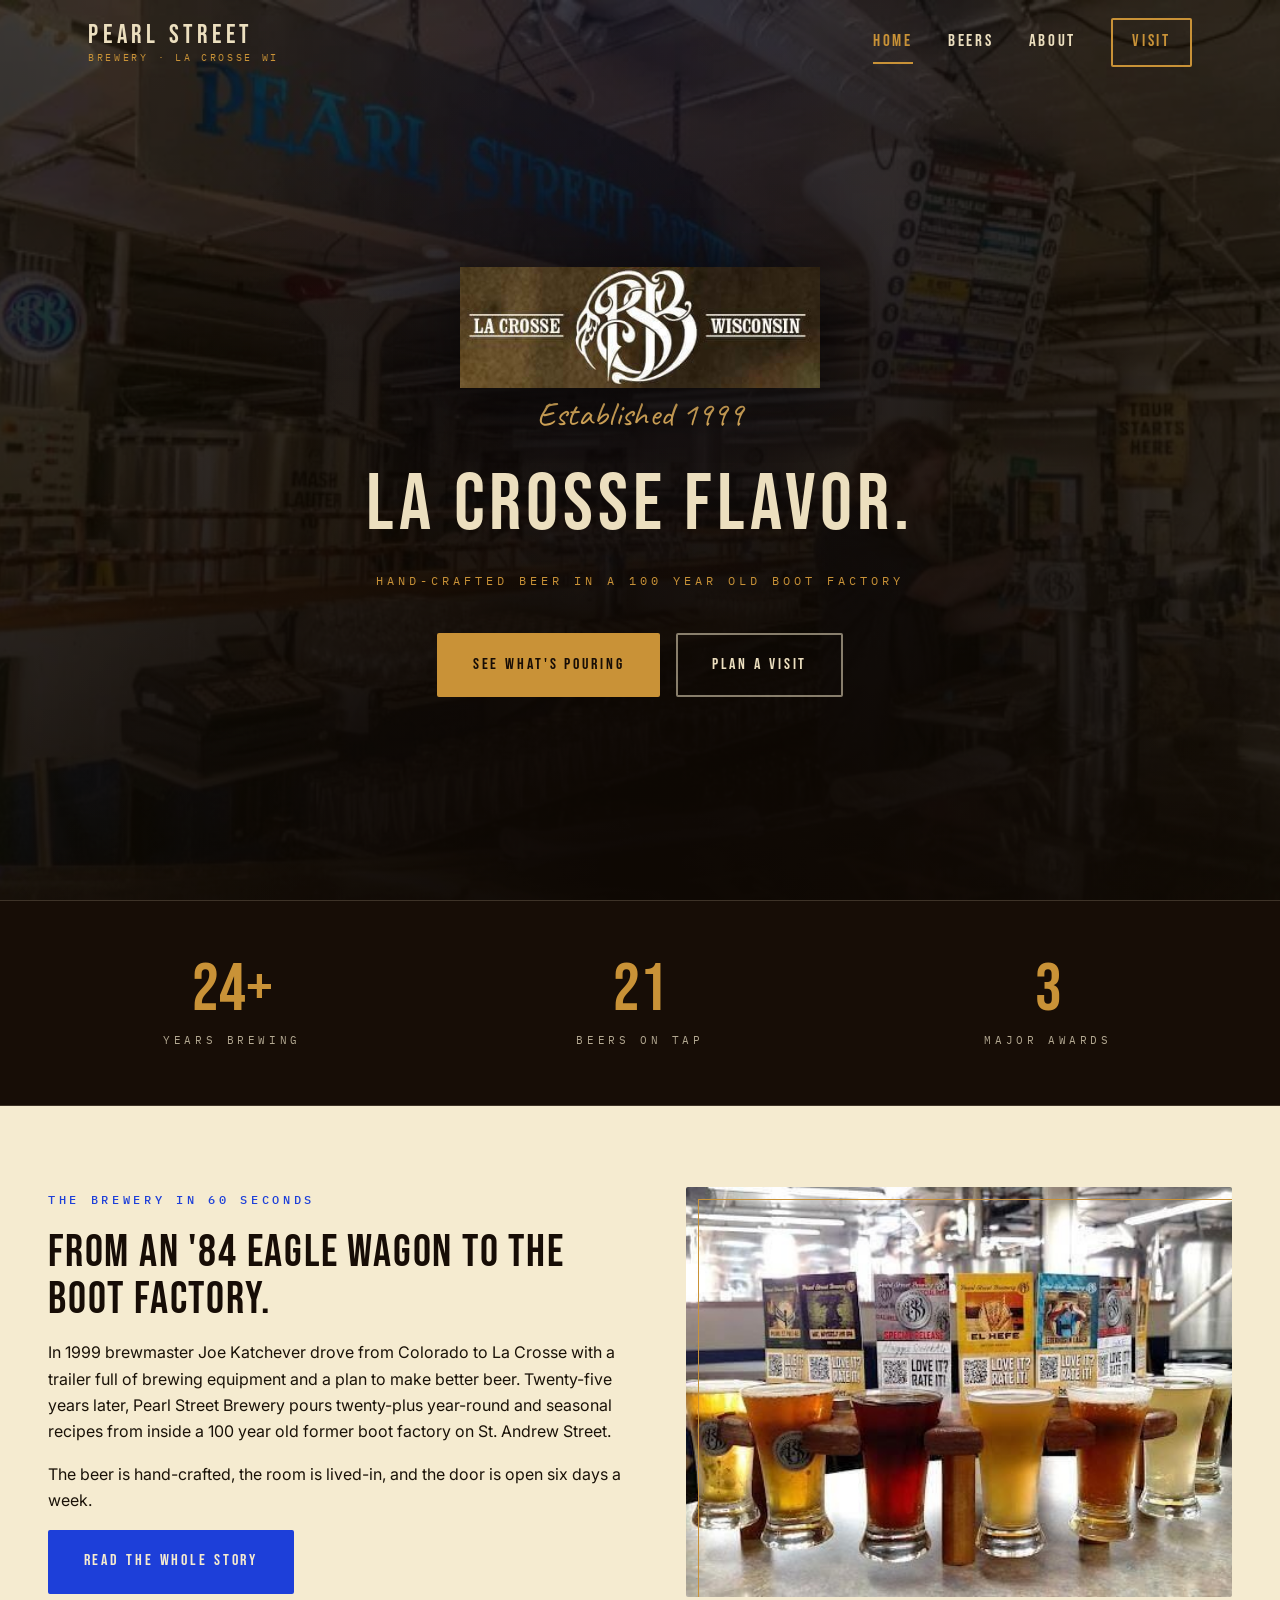
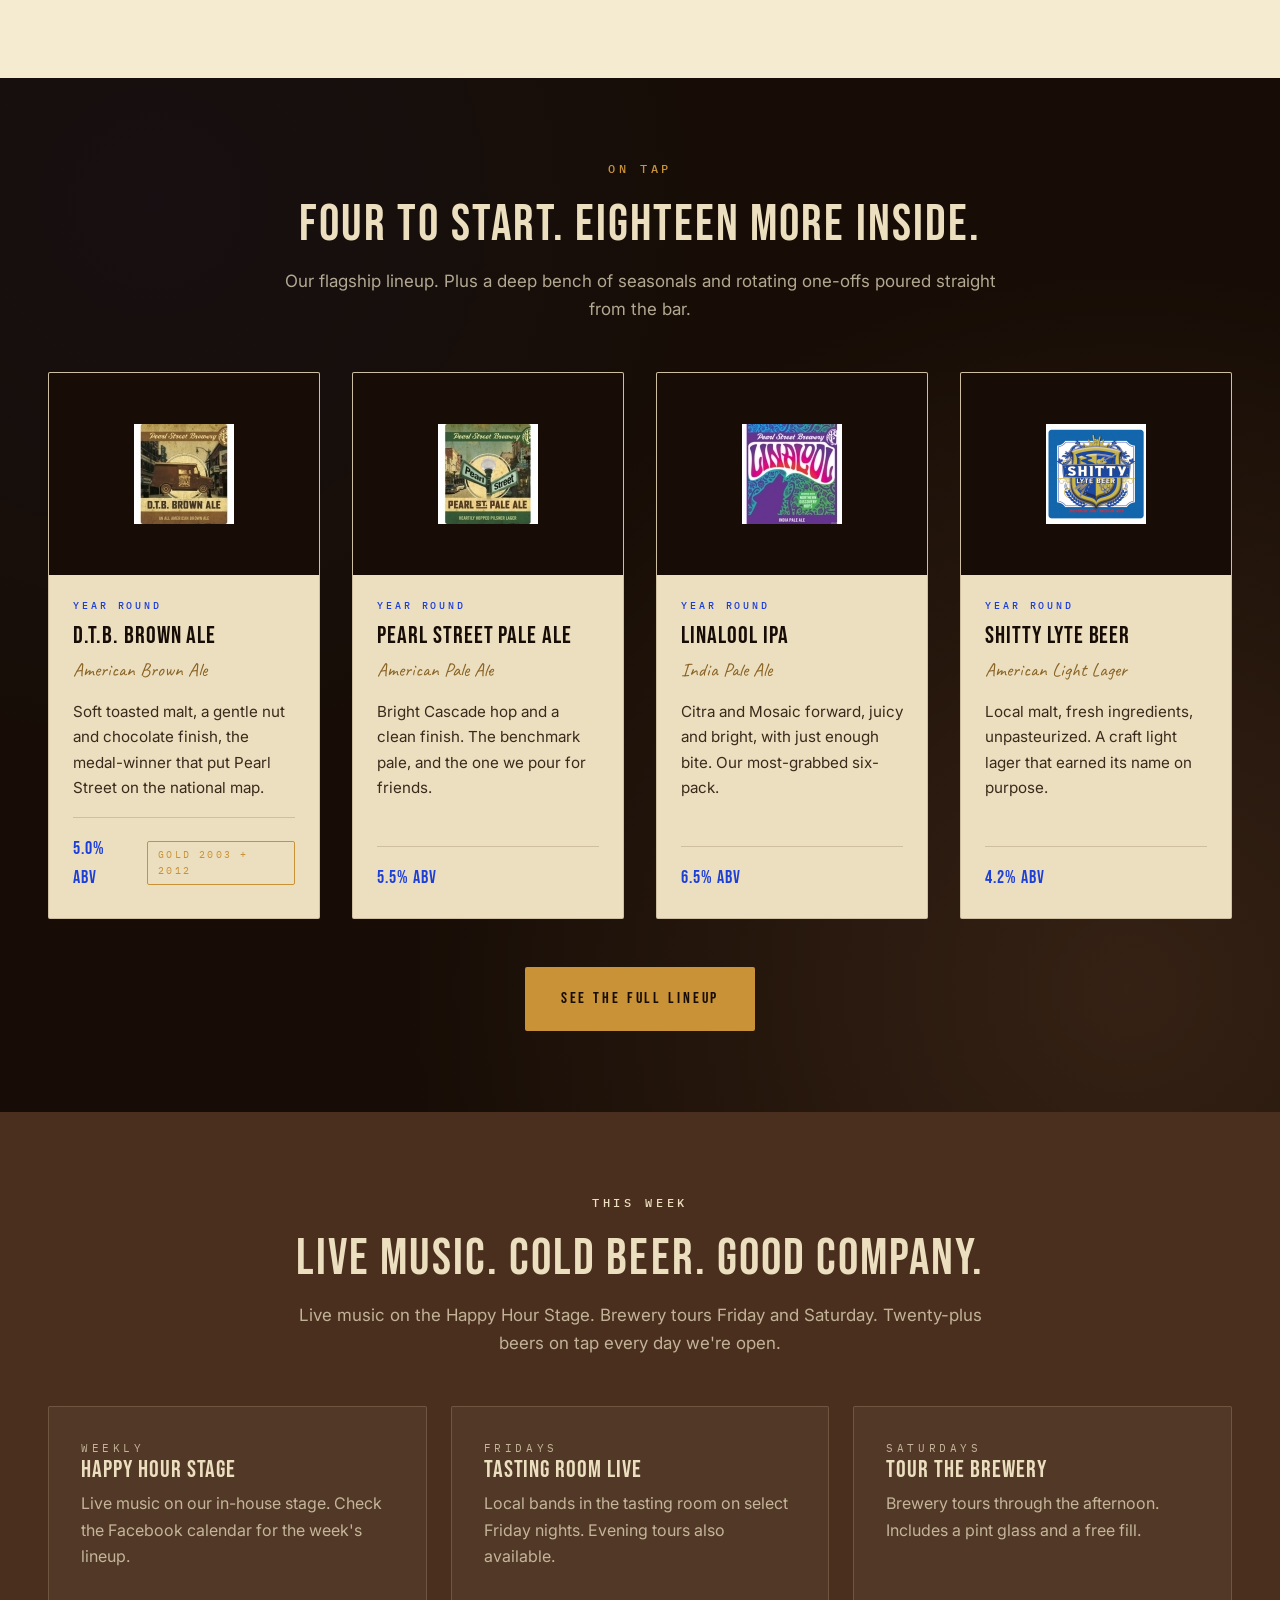
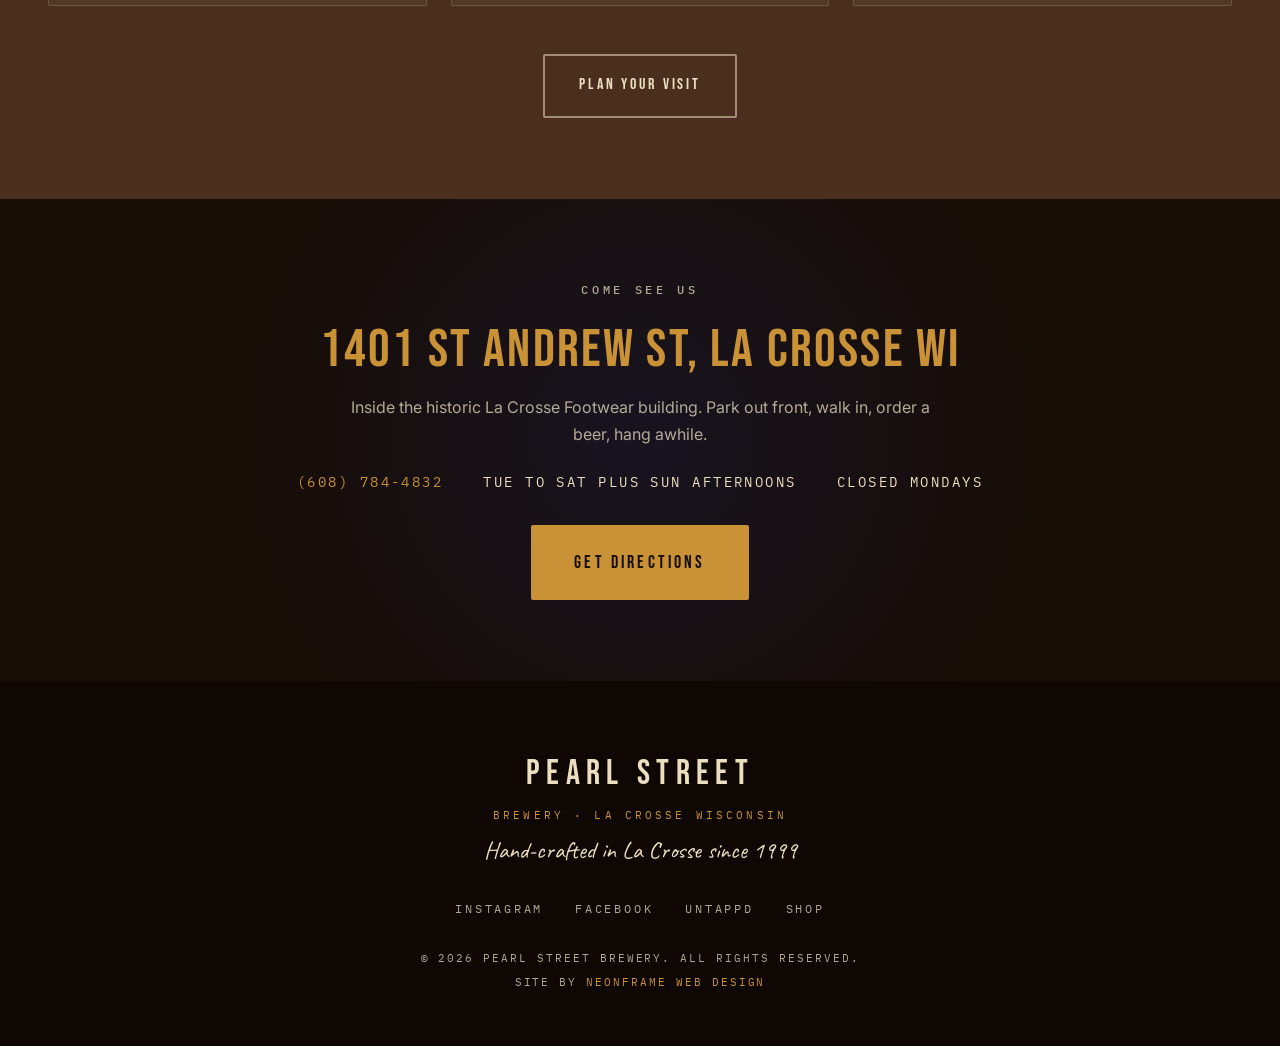
<file: index.html>
<!DOCTYPE html>
<html lang="en">
<head>
<meta charset="UTF-8">
<meta name="viewport" content="width=device-width, initial-scale=1.0">
<title>Pearl Street Brewery, La Crosse Wisconsin Since 1999</title>
<meta name="description" content="Pearl Street Brewery in La Crosse, Wisconsin. Twenty-plus hand-crafted beers on tap inside a 100 year old boot factory. Tasting room open six days a week.">
<link rel="icon" type="image/jpeg" href="images/logo.jpg">
<link rel="preload" as="image" href="images/exterior_boot_factory.webp" fetchpriority="high" type="image/webp">
<link rel="preconnect" href="https://fonts.googleapis.com">
<link rel="preconnect" href="https://fonts.gstatic.com" crossorigin>
<link rel="preload" href="https://fonts.googleapis.com/css2?family=Bebas+Neue&family=Inter:wght@400;500&family=Caveat&family=IBM+Plex+Mono:wght@400;500&display=swap" as="style">
<link rel="stylesheet" href="https://fonts.googleapis.com/css2?family=Bebas+Neue&family=Inter:wght@400;500&family=Caveat&family=IBM+Plex+Mono:wght@400;500&display=swap" media="print" onload="this.media='all'">
<noscript><link rel="stylesheet" href="https://fonts.googleapis.com/css2?family=Bebas+Neue&family=Inter:wght@400;500&family=Caveat&family=IBM+Plex+Mono:wght@400;500&display=swap"></noscript>
<link rel="stylesheet" href="style.css">
</head>
<body class="is-home">

<header class="nav" id="nav">
  <div class="nav__inner">
    <a href="index.html" class="nav__brand" aria-label="Pearl Street Brewery home">
      <span class="nav__wordmark">PEARL STREET</span>
      <span class="nav__tag">Brewery &middot; La Crosse WI</span>
    </a>
    <nav class="nav__links" id="navLinks">
      <a href="index.html" class="active">Home</a>
      <a href="beers.html">Beers</a>
      <a href="about.html">About</a>
      <a href="visit.html" class="nav__cta">Visit</a>
    </nav>
    <button class="nav__burger" id="navBurger" aria-label="Open menu" aria-expanded="false">
      <span></span><span></span><span></span>
    </button>
  </div>
</header>

<main>

<section class="hero" id="hero">
  <div class="hero__bg" style="background-image: url('images/exterior_boot_factory.webp')" aria-hidden="true"></div>
  <div class="hero__inner">
    <div class="hero__brand">
      <img width="419" height="141" src="images/logo.jpg" alt="Pearl Street Brewery logo, La Crosse Wisconsin" class="hero__logo">
      <p class="hero__est script">Established 1999</p>
    </div>
    <h1 class="hero__headline">La Crosse Flavor.</h1>
    <p class="hero__sub">Hand-crafted beer in a 100 year old boot factory</p>
    <div class="hero__cta">
      <a href="beers.html" class="btn btn--amber">See What's Pouring</a>
      <a href="visit.html" class="btn btn--ghost">Plan a Visit</a>
    </div>
  </div>
</section>

<section class="stats">
  <div class="stats__inner">
    <div>
      <div class="stat__num" data-count="25" data-suffix="+">0</div>
      <p class="stat__label">Years Brewing</p>
    </div>
    <div>
      <div class="stat__num" data-count="22" data-suffix="">0</div>
      <p class="stat__label">Beers on Tap</p>
    </div>
    <div>
      <div class="stat__num" data-count="3" data-suffix="">0</div>
      <p class="stat__label">Major Awards</p>
    </div>
  </div>
</section>

<section class="section section--cream rise" id="story-teaser">
  <div class="section__inner">
    <div class="story">
      <div class="story__copy">
        <p class="eyebrow">The Brewery in 60 Seconds</p>
        <h2>From an '84 Eagle Wagon to the boot factory.</h2>
        <p>In 1999 brewmaster Joe Katchever drove from Colorado to La Crosse with a trailer full of brewing equipment and a plan to make better beer. Twenty-five years later, Pearl Street Brewery pours twenty-plus year-round and seasonal recipes from inside a 100 year old former boot factory on St. Andrew Street.</p>
        <p>The beer is hand-crafted, the room is lived-in, and the door is open six days a week.</p>
        <a href="about.html" class="btn btn--cobalt">Read the Whole Story</a>
      </div>
      <div class="story__photo">
        <img width="489" height="343" src="images/interior_taproom_3.jpg" alt="Inside the Pearl Street Brewery taproom" loading="lazy">
      </div>
    </div>
  </div>
</section>

<section class="section section--leather rise" id="featured-beers">
  <div class="section__inner">
    <div class="section__head">
      <p class="eyebrow eyebrow--amber">On Tap</p>
      <h2>Four to start. Eighteen more inside.</h2>
      <p class="section__lede">Our flagship lineup. Plus a deep bench of seasonals and rotating one-offs poured straight from the bar.</p>
    </div>
    <div class="beer-flight">

      <article class="beer">
        <div class="beer__img"><img width="100" height="100" src="images/beer_dtb_brown_ale.jpeg" alt="D.T.B. Brown Ale label" loading="lazy"></div>
        <div class="beer__body">
          <p class="beer__cat">Year Round</p>
          <h3>D.T.B. Brown Ale</h3>
          <p class="beer__style">American Brown Ale</p>
          <p class="beer__notes">Soft toasted malt, a gentle nut and chocolate finish, the medal-winner that put Pearl Street on the national map.</p>
          <div class="beer__foot">
            <span class="beer__abv">5.0% ABV</span>
            <span class="beer__badge">Gold 2003 + 2012</span>
          </div>
        </div>
      </article>

      <article class="beer">
        <div class="beer__img"><img width="100" height="100" src="images/beer_pearl_street_pale.jpeg" alt="Pearl Street Pale Ale label" loading="lazy"></div>
        <div class="beer__body">
          <p class="beer__cat">Year Round</p>
          <h3>Pearl Street Pale Ale</h3>
          <p class="beer__style">American Pale Ale</p>
          <p class="beer__notes">Bright Cascade hop and a clean finish. The benchmark pale, and the one we pour for friends.</p>
          <div class="beer__foot">
            <span class="beer__abv">5.5% ABV</span>
          </div>
        </div>
      </article>

      <article class="beer">
        <div class="beer__img"><img width="100" height="100" src="images/beer_linalool_ipa.jpeg" alt="Linalool IPA label" loading="lazy"></div>
        <div class="beer__body">
          <p class="beer__cat">Year Round</p>
          <h3>Linalool IPA</h3>
          <p class="beer__style">India Pale Ale</p>
          <p class="beer__notes">Citra and Mosaic forward, juicy and bright, with just enough bite. Our most-grabbed six-pack.</p>
          <div class="beer__foot">
            <span class="beer__abv">6.5% ABV</span>
          </div>
        </div>
      </article>

      <article class="beer">
        <div class="beer__img"><img width="100" height="100" src="images/beer_shitty_lyte.jpeg" alt="Shitty Lyte Beer label" loading="lazy"></div>
        <div class="beer__body">
          <p class="beer__cat">Year Round</p>
          <h3>Shitty Lyte Beer</h3>
          <p class="beer__style">American Light Lager</p>
          <p class="beer__notes">Local malt, fresh ingredients, unpasteurized. A craft light lager that earned its name on purpose.</p>
          <div class="beer__foot">
            <span class="beer__abv">4.2% ABV</span>
          </div>
        </div>
      </article>

    </div>
    <div style="text-align:center; margin-top: 3rem;">
      <a href="beers.html" class="btn btn--amber">See the Full Lineup</a>
    </div>
  </div>
</section>

<section class="section section--mid rise" id="this-week">
  <div class="section__inner">
    <div class="section__head">
      <p class="eyebrow eyebrow--cream">This Week</p>
      <h2>Live music. Cold beer. Good company.</h2>
      <p class="section__lede">Live music on the Happy Hour Stage. Brewery tours Friday and Saturday. Twenty-plus beers on tap every day we're open.</p>
    </div>
    <div class="week">
      <div class="week__card">
        <p class="week__day">Weekly</p>
        <h3>Happy Hour Stage</h3>
        <p>Live music on our in-house stage. Check the Facebook calendar for the week's lineup.</p>
      </div>
      <div class="week__card">
        <p class="week__day">Fridays</p>
        <h3>Tasting Room Live</h3>
        <p>Local bands in the tasting room on select Friday nights. Evening tours also available.</p>
      </div>
      <div class="week__card">
        <p class="week__day">Saturdays</p>
        <h3>Tour the Brewery</h3>
        <p>Brewery tours through the afternoon. Includes a pint glass and a free fill.</p>
      </div>
    </div>
    <div style="text-align:center; margin-top: 3rem;">
      <a href="visit.html" class="btn btn--ghost">Plan Your Visit</a>
    </div>
  </div>
</section>

<section class="visit-band rise" id="visit-teaser">
  <p class="eyebrow eyebrow--amber">Come See Us</p>
  <h2>1401 St Andrew St, La Crosse WI</h2>
  <p>Inside the historic La Crosse Footwear building. Park out front, walk in, order a beer, hang awhile.</p>
  <div class="visit-band__meta">
    <span><a href="tel:6087844832">(608) 784-4832</a></span>
    <span>Tue to Sat plus Sun afternoons</span>
    <span>Closed Mondays</span>
  </div>
  <a href="visit.html" class="btn btn--amber btn--lg">Get Directions</a>
</section>

</main>

<footer class="foot">
  <div class="foot__inner">
    <span class="foot__brand">PEARL STREET</span>
    <p class="foot__sub">Brewery &middot; La Crosse Wisconsin</p>
    <p class="foot__tag">Hand-crafted in La Crosse since 1999</p>
    <div class="foot__social">
      <a href="https://www.instagram.com/pearlstreetbrew/" target="_blank" rel="noopener">Instagram</a>
      <a href="https://www.facebook.com/pages/Pearl-Street-Brewery/2075615409382117" target="_blank" rel="noopener">Facebook</a>
      <a href="https://untappd.com/pearlstreetbrewery" target="_blank" rel="noopener">Untappd</a>
      <a href="https://pearl-street-brewery.myshopify.com/" target="_blank" rel="noopener">Shop</a>
    </div>
    <p class="foot__copy">&copy; 2026 Pearl Street Brewery. All rights reserved.</p>
    <p class="foot__credit">Site by <a href="https://neonframewebdesign.com" target="_blank" rel="noopener">NeonFrame Web Design</a></p>
  </div>
</footer>

<script src="main.js"></script>
</body>
</html>
</file>
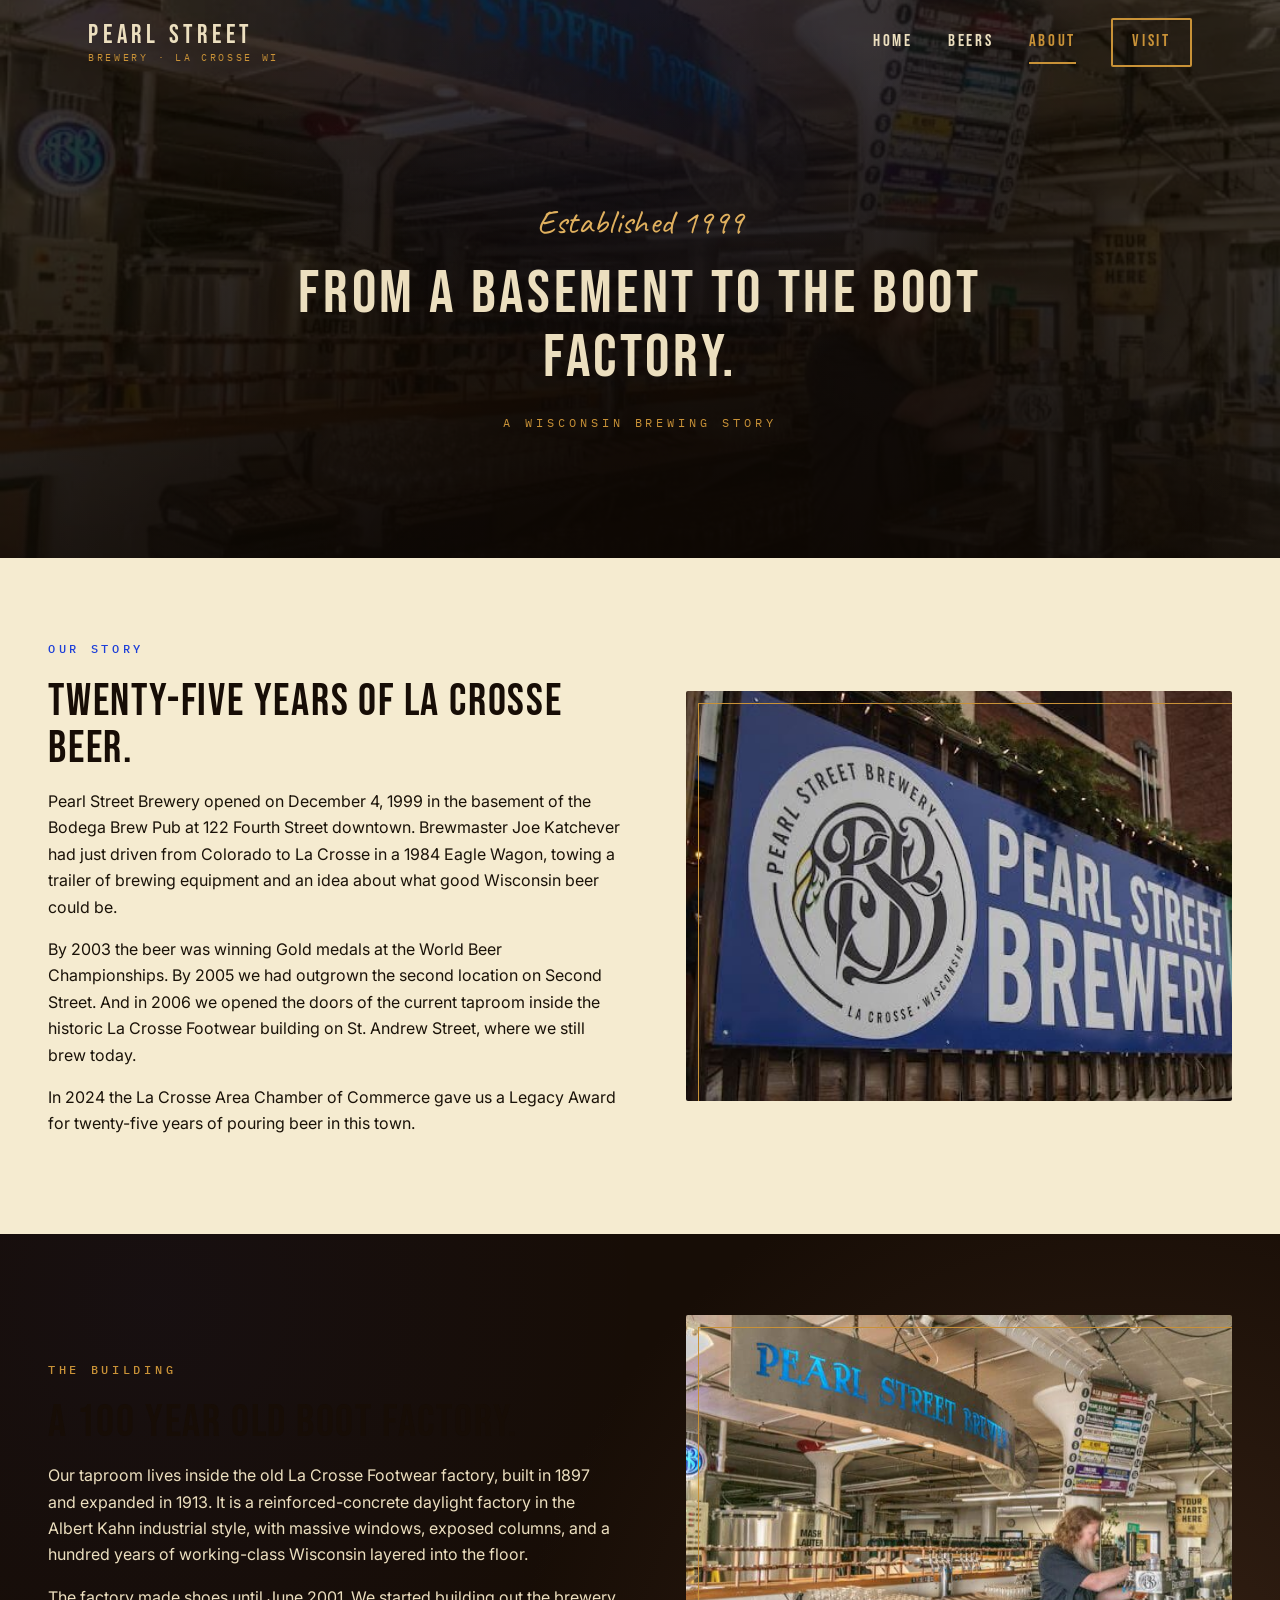
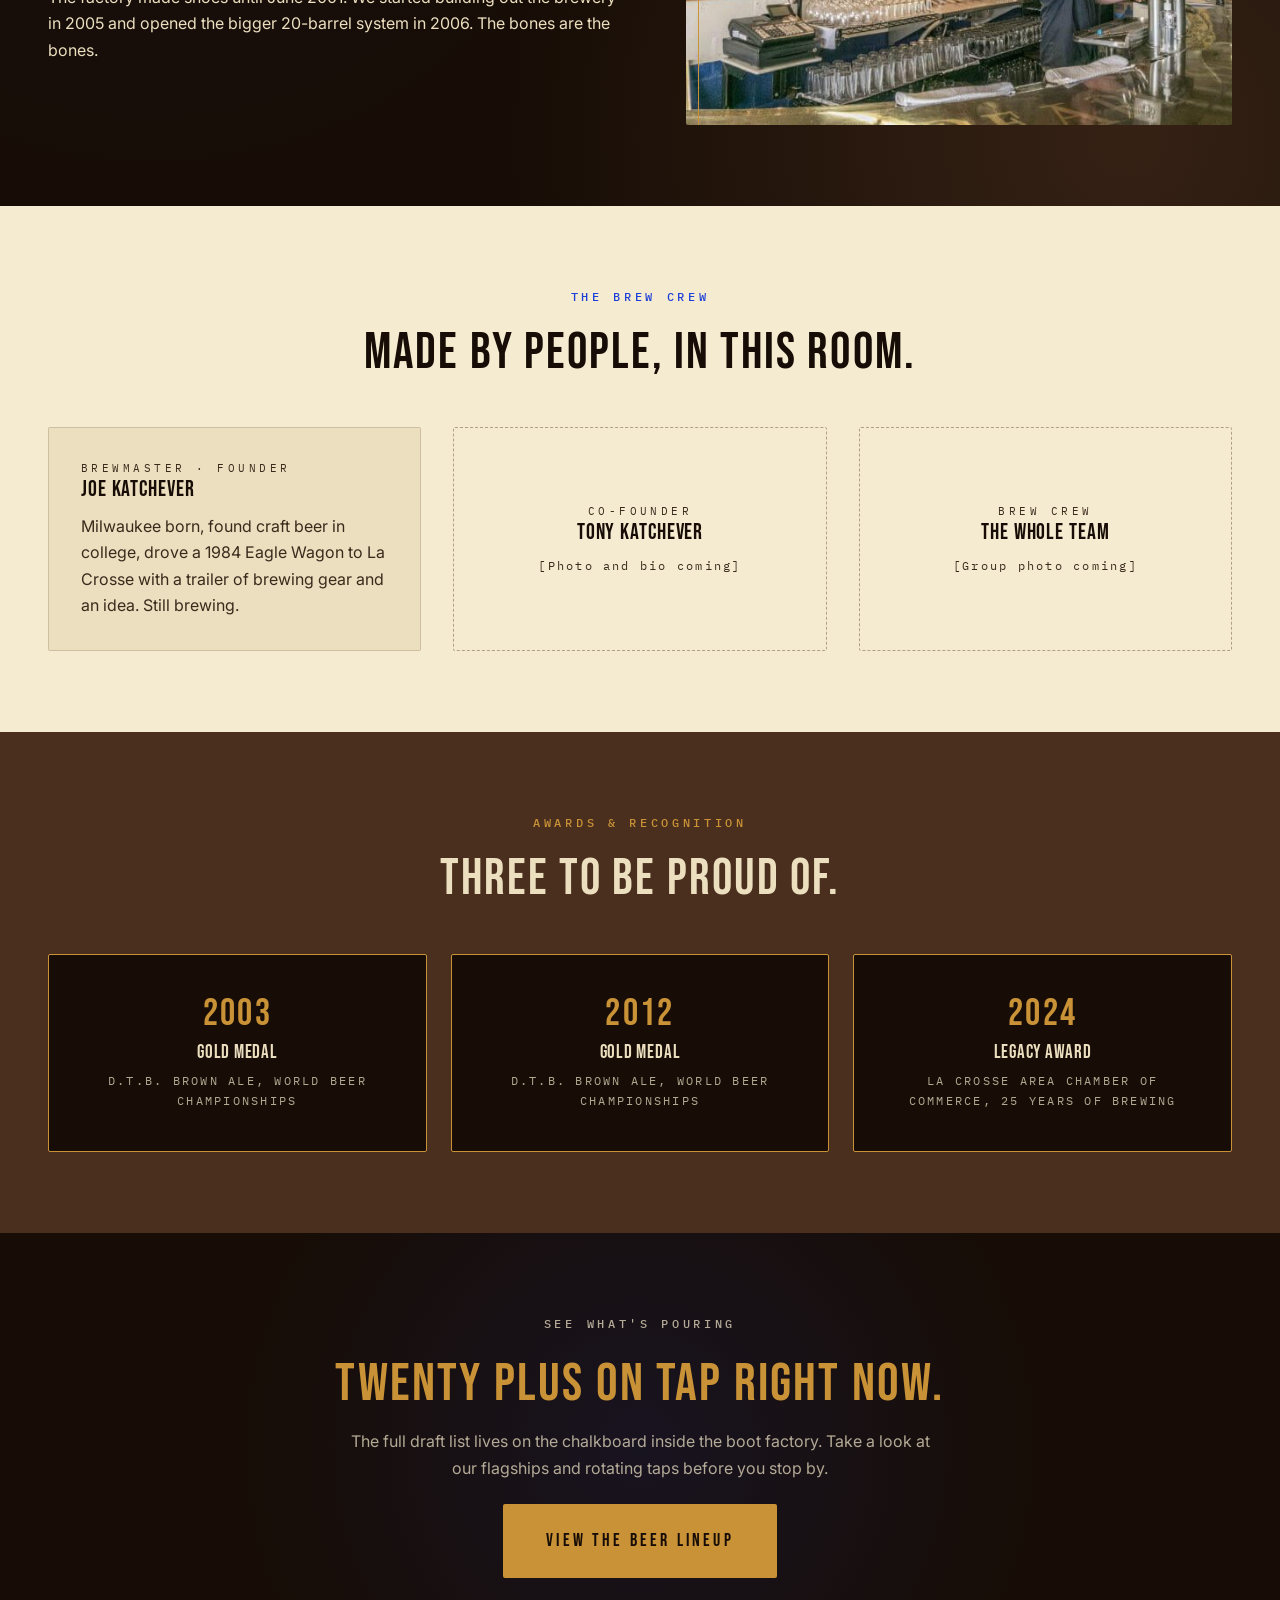
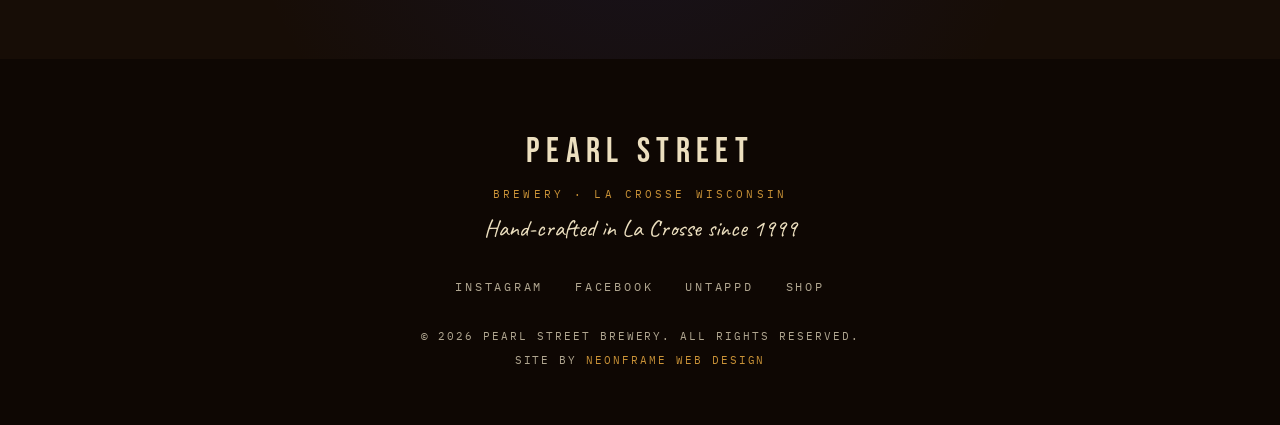
<file: about.html>
<!DOCTYPE html>
<html lang="en">
<head>
<meta charset="UTF-8">
<meta name="viewport" content="width=device-width, initial-scale=1.0">
<title>Our Story, Pearl Street Brewery, La Crosse WI</title>
<meta name="description" content="Pearl Street Brewery has been brewing in La Crosse, Wisconsin since 1999. Our story, the brew crew, and the 100 year old boot factory we call home.">
<link rel="icon" type="image/jpeg" href="images/logo.jpg">
<link rel="preload" as="image" href="images/exterior_boot_factory.webp" fetchpriority="high" type="image/webp">
<link rel="preconnect" href="https://fonts.googleapis.com">
<link rel="preconnect" href="https://fonts.gstatic.com" crossorigin>
<link rel="preload" href="https://fonts.googleapis.com/css2?family=Bebas+Neue&family=Inter:wght@400;500&family=Caveat&family=IBM+Plex+Mono:wght@400;500&display=swap" as="style">
<link rel="stylesheet" href="https://fonts.googleapis.com/css2?family=Bebas+Neue&family=Inter:wght@400;500&family=Caveat&family=IBM+Plex+Mono:wght@400;500&display=swap" media="print" onload="this.media='all'">
<noscript><link rel="stylesheet" href="https://fonts.googleapis.com/css2?family=Bebas+Neue&family=Inter:wght@400;500&family=Caveat&family=IBM+Plex+Mono:wght@400;500&display=swap"></noscript>
<link rel="stylesheet" href="style.css">
</head>
<body class="is-about">

<header class="nav" id="nav">
  <div class="nav__inner">
    <a href="index.html" class="nav__brand" aria-label="Pearl Street Brewery home">
      <span class="nav__wordmark">PEARL STREET</span>
      <span class="nav__tag">Brewery &middot; La Crosse WI</span>
    </a>
    <nav class="nav__links" id="navLinks">
      <a href="index.html">Home</a>
      <a href="beers.html">Beers</a>
      <a href="about.html" class="active">About</a>
      <a href="visit.html" class="nav__cta">Visit</a>
    </nav>
    <button class="nav__burger" id="navBurger" aria-label="Open menu" aria-expanded="false">
      <span></span><span></span><span></span>
    </button>
  </div>
</header>

<main>

<section class="hero hero--compact" id="hero">
  <div class="hero__bg" style="background-image: url('images/exterior_boot_factory.webp')" aria-hidden="true"></div>
  <div class="hero__inner">
    <p class="hero__est script">Established 1999</p>
    <h1 class="hero__headline">From a Basement to the Boot Factory.</h1>
    <p class="hero__sub">A Wisconsin brewing story</p>
  </div>
</section>

<section class="section section--cream rise" id="story">
  <div class="section__inner">
    <div class="story story--reverse">
      <div class="story__photo">
        <img width="473" height="439" src="images/interior_taproom_4.jpg" alt="Brewing equipment inside the Pearl Street Brewery taproom" loading="lazy">
      </div>
      <div class="story__copy">
        <p class="eyebrow">Our Story</p>
        <h2>Twenty-five years of La Crosse beer.</h2>
        <p>Pearl Street Brewery opened on December 4, 1999 in the basement of the Bodega Brew Pub at 122 Fourth Street downtown. Brewmaster Joe Katchever had just driven from Colorado to La Crosse in a 1984 Eagle Wagon, towing a trailer of brewing equipment and an idea about what good Wisconsin beer could be.</p>
        <p>By 2003 the beer was winning Gold medals at the World Beer Championships. By 2005 we had outgrown the second location on Second Street. And in 2006 we opened the doors of the current taproom inside the historic La Crosse Footwear building on St. Andrew Street, where we still brew today.</p>
        <p>In 2024 the La Crosse Area Chamber of Commerce gave us a Legacy Award for twenty-five years of pouring beer in this town.</p>
      </div>
    </div>
  </div>
</section>

<section class="section section--leather rise" id="building">
  <div class="section__inner">
    <div class="story">
      <div class="story__copy">
        <p class="eyebrow eyebrow--amber">The Building</p>
        <h2>A 100 year old boot factory.</h2>
        <p>Our taproom lives inside the old La Crosse Footwear factory, built in 1897 and expanded in 1913. It is a reinforced-concrete daylight factory in the Albert Kahn industrial style, with massive windows, exposed columns, and a hundred years of working-class Wisconsin layered into the floor.</p>
        <p>The factory made shoes until June 2001. We started building out the brewery in 2005 and opened the bigger 20-barrel system in 2006. The bones are the bones.</p>
      </div>
      <div class="story__photo">
        <img width="700" height="467" src="images/exterior_boot_factory.jpg" alt="Exterior of the La Crosse Footwear boot factory building, current home of Pearl Street Brewery" loading="lazy">
      </div>
    </div>
  </div>
</section>

<section class="section section--cream rise" id="crew">
  <div class="section__inner">
    <div class="section__head">
      <p class="eyebrow">The Brew Crew</p>
      <h2>Made by people, in this room.</h2>
    </div>
    <div class="crew">
      <div class="crew__card">
        <p class="crew__role">Brewmaster &middot; Founder</p>
        <h3>Joe Katchever</h3>
        <p>Milwaukee born, found craft beer in college, drove a 1984 Eagle Wagon to La Crosse with a trailer of brewing gear and an idea. Still brewing.</p>
      </div>
      <div class="crew__card is-placeholder">
        <p class="crew__role">Co-Founder</p>
        <h3>Tony Katchever</h3>
        <p class="tbd">[Photo and bio coming]</p>
      </div>
      <div class="crew__card is-placeholder">
        <p class="crew__role">Brew Crew</p>
        <h3>The Whole Team</h3>
        <p class="tbd">[Group photo coming]</p>
      </div>
    </div>
  </div>
</section>

<section class="section section--mid rise" id="awards">
  <div class="section__inner">
    <div class="section__head">
      <p class="eyebrow eyebrow--amber">Awards &amp; Recognition</p>
      <h2>Three to be proud of.</h2>
    </div>
    <div class="awards">
      <div class="award">
        <div class="award__year">2003</div>
        <h3>Gold Medal</h3>
        <p>D.T.B. Brown Ale, World Beer Championships</p>
      </div>
      <div class="award">
        <div class="award__year">2012</div>
        <h3>Gold Medal</h3>
        <p>D.T.B. Brown Ale, World Beer Championships</p>
      </div>
      <div class="award">
        <div class="award__year">2024</div>
        <h3>Legacy Award</h3>
        <p>La Crosse Area Chamber of Commerce, 25 years of brewing</p>
      </div>
    </div>
  </div>
</section>

<section class="visit-band rise" id="see-the-beer">
  <p class="eyebrow eyebrow--amber">See What's Pouring</p>
  <h2>Twenty plus on tap right now.</h2>
  <p>The full draft list lives on the chalkboard inside the boot factory. Take a look at our flagships and rotating taps before you stop by.</p>
  <a href="beers.html" class="btn btn--amber btn--lg">View the Beer Lineup</a>
</section>

</main>

<footer class="foot">
  <div class="foot__inner">
    <span class="foot__brand">PEARL STREET</span>
    <p class="foot__sub">Brewery &middot; La Crosse Wisconsin</p>
    <p class="foot__tag">Hand-crafted in La Crosse since 1999</p>
    <div class="foot__social">
      <a href="https://www.instagram.com/pearlstreetbrew/" target="_blank" rel="noopener">Instagram</a>
      <a href="https://www.facebook.com/pages/Pearl-Street-Brewery/2075615409382117" target="_blank" rel="noopener">Facebook</a>
      <a href="https://untappd.com/pearlstreetbrewery" target="_blank" rel="noopener">Untappd</a>
      <a href="https://pearl-street-brewery.myshopify.com/" target="_blank" rel="noopener">Shop</a>
    </div>
    <p class="foot__copy">&copy; 2026 Pearl Street Brewery. All rights reserved.</p>
    <p class="foot__credit">Site by <a href="https://neonframewebdesign.com" target="_blank" rel="noopener">NeonFrame Web Design</a></p>
  </div>
</footer>

<script src="main.js"></script>
</body>
</html>
</file>
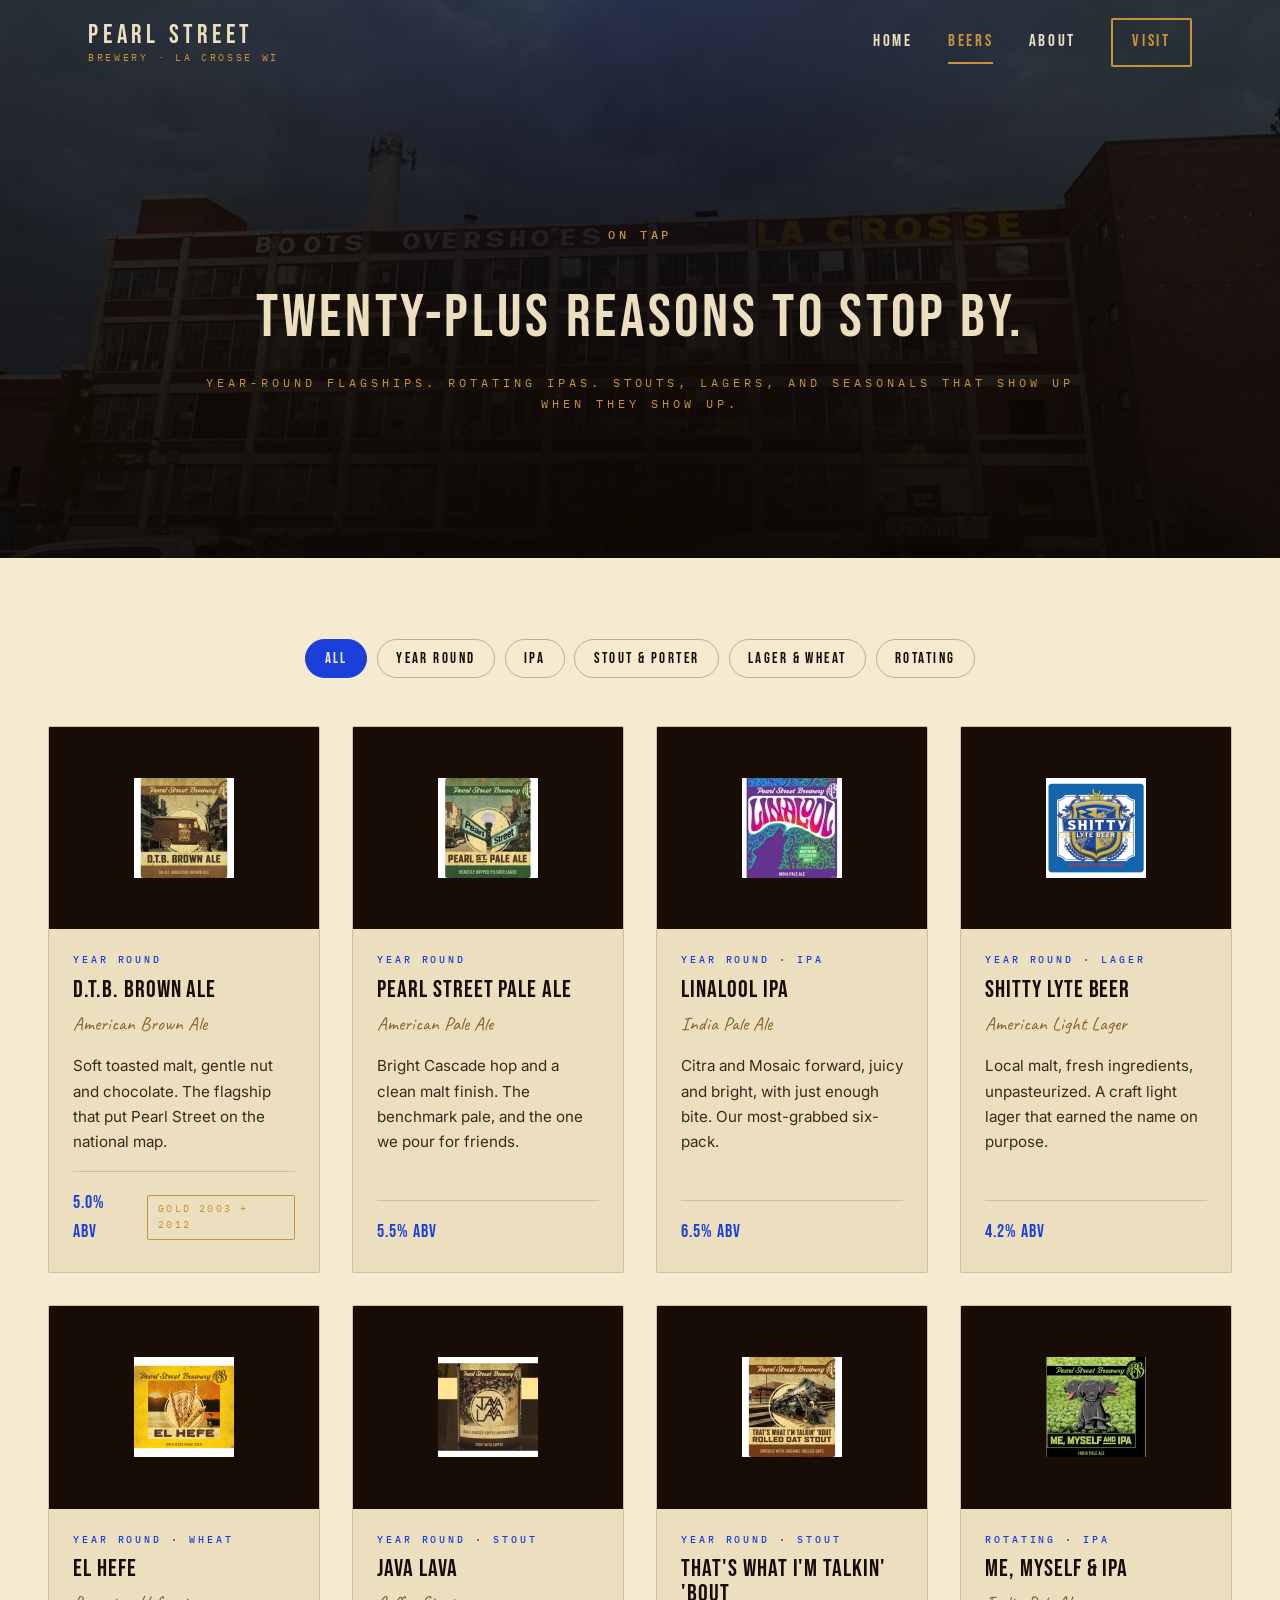
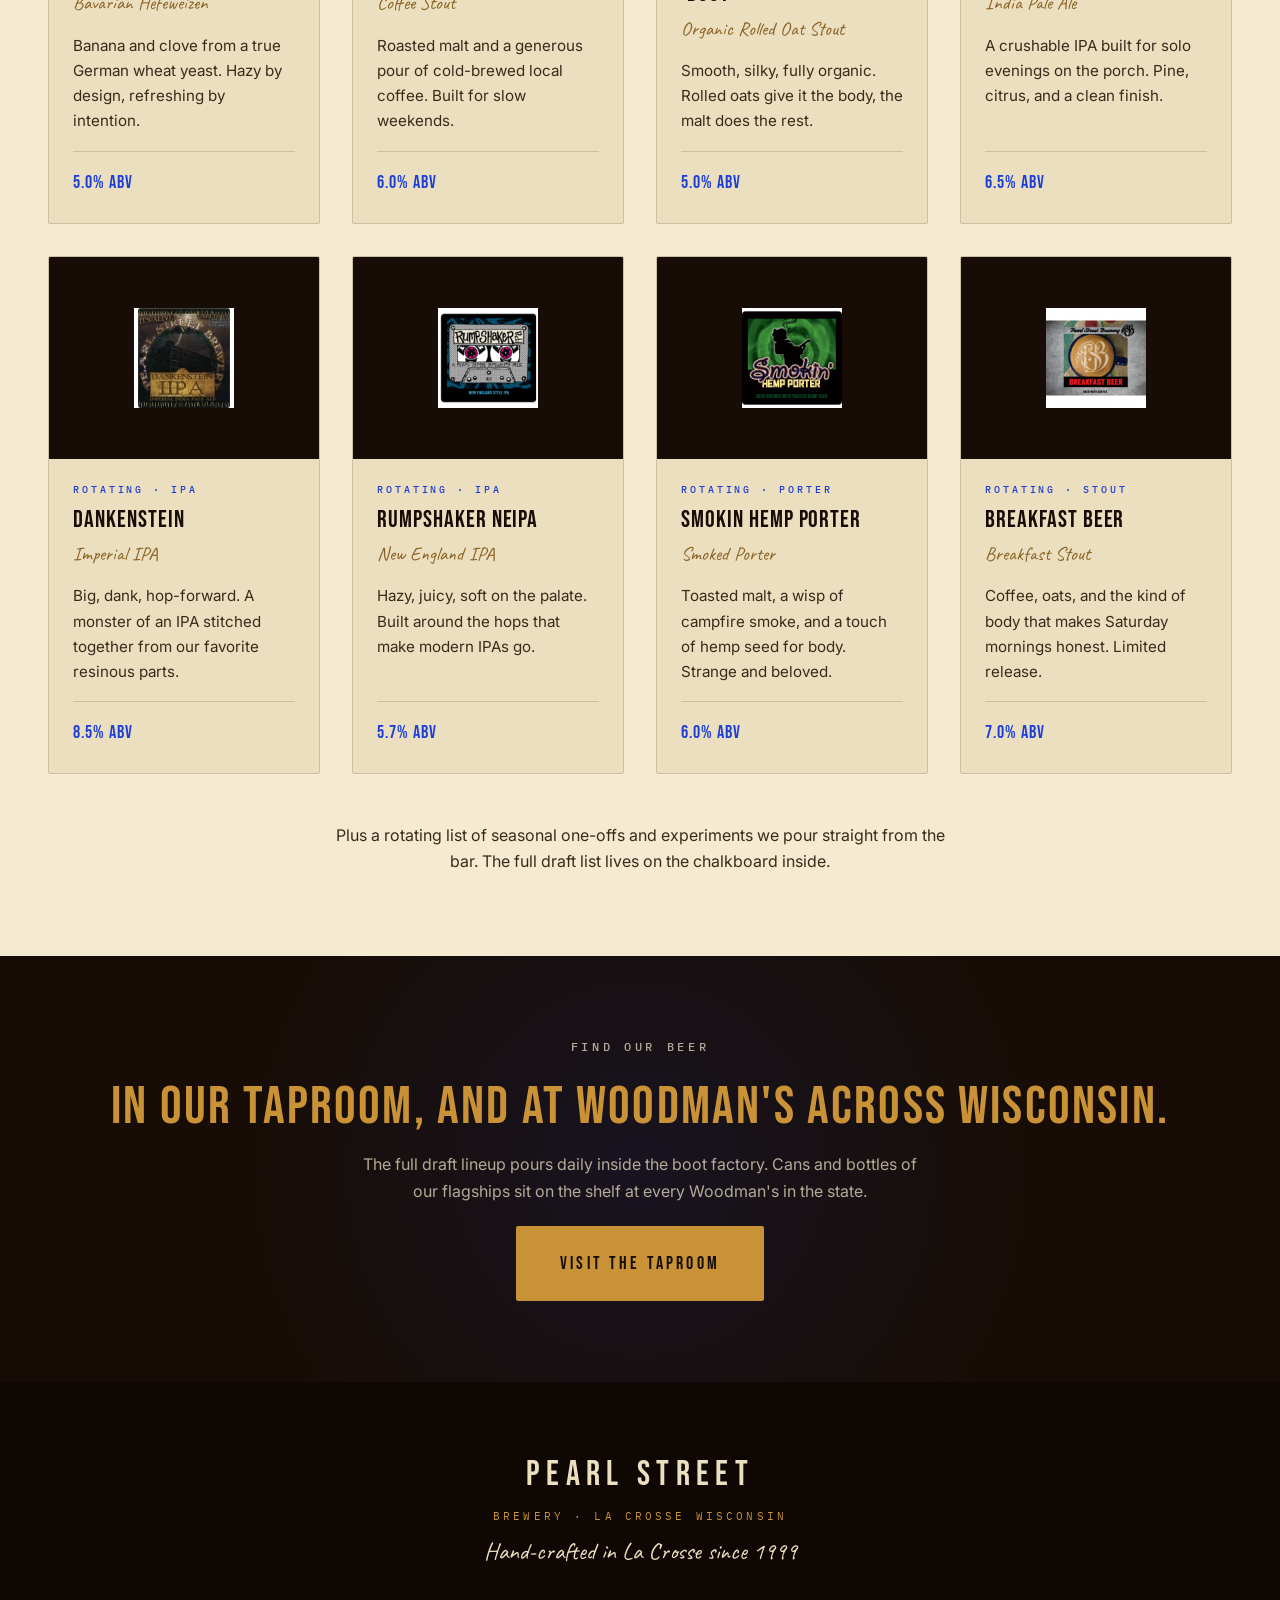
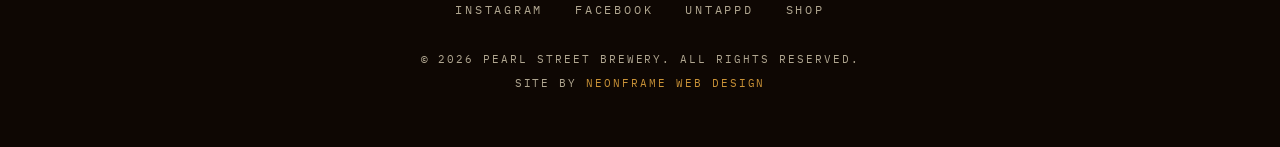
<file: beers.html>
<!DOCTYPE html>
<html lang="en">
<head>
<meta charset="UTF-8">
<meta name="viewport" content="width=device-width, initial-scale=1.0">
<title>The Beer Lineup, Pearl Street Brewery, La Crosse WI</title>
<meta name="description" content="Twenty-plus beers on tap at Pearl Street Brewery in La Crosse, Wisconsin. Year-round flagships, rotating IPAs, stouts, lagers, and seasonal releases.">
<link rel="icon" type="image/jpeg" href="images/logo.jpg">
<link rel="preload" as="image" href="images/beer_taps.webp" fetchpriority="high" type="image/webp">
<link rel="preconnect" href="https://fonts.googleapis.com">
<link rel="preconnect" href="https://fonts.gstatic.com" crossorigin>
<link rel="preload" href="https://fonts.googleapis.com/css2?family=Bebas+Neue&family=Inter:wght@400;500&family=Caveat&family=IBM+Plex+Mono:wght@400;500&display=swap" as="style">
<link rel="stylesheet" href="https://fonts.googleapis.com/css2?family=Bebas+Neue&family=Inter:wght@400;500&family=Caveat&family=IBM+Plex+Mono:wght@400;500&display=swap" media="print" onload="this.media='all'">
<noscript><link rel="stylesheet" href="https://fonts.googleapis.com/css2?family=Bebas+Neue&family=Inter:wght@400;500&family=Caveat&family=IBM+Plex+Mono:wght@400;500&display=swap"></noscript>
<link rel="stylesheet" href="style.css">
</head>
<body class="is-beers">

<header class="nav" id="nav">
  <div class="nav__inner">
    <a href="index.html" class="nav__brand" aria-label="Pearl Street Brewery home">
      <span class="nav__wordmark">PEARL STREET</span>
      <span class="nav__tag">Brewery &middot; La Crosse WI</span>
    </a>
    <nav class="nav__links" id="navLinks">
      <a href="index.html">Home</a>
      <a href="beers.html" class="active">Beers</a>
      <a href="about.html">About</a>
      <a href="visit.html" class="nav__cta">Visit</a>
    </nav>
    <button class="nav__burger" id="navBurger" aria-label="Open menu" aria-expanded="false">
      <span></span><span></span><span></span>
    </button>
  </div>
</header>

<main>

<section class="hero hero--compact" id="hero">
  <div class="hero__bg" style="background-image: url('images/beer_taps.webp')" aria-hidden="true"></div>
  <div class="hero__inner">
    <p class="eyebrow eyebrow--amber">On Tap</p>
    <h1 class="hero__headline">Twenty-plus reasons to stop by.</h1>
    <p class="hero__sub">Year-round flagships. Rotating IPAs. Stouts, lagers, and seasonals that show up when they show up.</p>
  </div>
</section>

<section class="section section--cream" id="lineup">
  <div class="section__inner">

    <div class="filters" role="tablist" aria-label="Filter beer lineup">
      <button class="filter-pill active" data-filter="all">All</button>
      <button class="filter-pill" data-filter="year-round">Year Round</button>
      <button class="filter-pill" data-filter="ipa">IPA</button>
      <button class="filter-pill" data-filter="stout">Stout &amp; Porter</button>
      <button class="filter-pill" data-filter="lager">Lager &amp; Wheat</button>
      <button class="filter-pill" data-filter="rotating">Rotating</button>
    </div>

    <div class="beer-flight" data-beer-grid>

      <article class="beer rise" data-tags="year-round">
        <div class="beer__img"><img width="100" height="100" src="images/beer_dtb_brown_ale.jpeg" alt="D.T.B. Brown Ale label" loading="lazy"></div>
        <div class="beer__body">
          <p class="beer__cat">Year Round</p>
          <h3>D.T.B. Brown Ale</h3>
          <p class="beer__style">American Brown Ale</p>
          <p class="beer__notes">Soft toasted malt, gentle nut and chocolate. The flagship that put Pearl Street on the national map.</p>
          <div class="beer__foot">
            <span class="beer__abv">5.0% ABV</span>
            <span class="beer__badge">Gold 2003 + 2012</span>
          </div>
        </div>
      </article>

      <article class="beer rise" data-tags="year-round">
        <div class="beer__img"><img width="100" height="100" src="images/beer_pearl_street_pale.jpeg" alt="Pearl Street Pale Ale label" loading="lazy"></div>
        <div class="beer__body">
          <p class="beer__cat">Year Round</p>
          <h3>Pearl Street Pale Ale</h3>
          <p class="beer__style">American Pale Ale</p>
          <p class="beer__notes">Bright Cascade hop and a clean malt finish. The benchmark pale, and the one we pour for friends.</p>
          <div class="beer__foot">
            <span class="beer__abv">5.5% ABV</span>
          </div>
        </div>
      </article>

      <article class="beer rise" data-tags="year-round ipa">
        <div class="beer__img"><img width="100" height="100" src="images/beer_linalool_ipa.jpeg" alt="Linalool IPA label" loading="lazy"></div>
        <div class="beer__body">
          <p class="beer__cat">Year Round &middot; IPA</p>
          <h3>Linalool IPA</h3>
          <p class="beer__style">India Pale Ale</p>
          <p class="beer__notes">Citra and Mosaic forward, juicy and bright, with just enough bite. Our most-grabbed six-pack.</p>
          <div class="beer__foot">
            <span class="beer__abv">6.5% ABV</span>
          </div>
        </div>
      </article>

      <article class="beer rise" data-tags="year-round lager">
        <div class="beer__img"><img width="100" height="100" src="images/beer_shitty_lyte.jpeg" alt="Shitty Lyte Beer label" loading="lazy"></div>
        <div class="beer__body">
          <p class="beer__cat">Year Round &middot; Lager</p>
          <h3>Shitty Lyte Beer</h3>
          <p class="beer__style">American Light Lager</p>
          <p class="beer__notes">Local malt, fresh ingredients, unpasteurized. A craft light lager that earned the name on purpose.</p>
          <div class="beer__foot">
            <span class="beer__abv">4.2% ABV</span>
          </div>
        </div>
      </article>

      <article class="beer rise" data-tags="year-round lager">
        <div class="beer__img"><img width="100" height="100" src="images/beer_el_hefe.jpeg" alt="El Hefe label" loading="lazy"></div>
        <div class="beer__body">
          <p class="beer__cat">Year Round &middot; Wheat</p>
          <h3>El Hefe</h3>
          <p class="beer__style">Bavarian Hefeweizen</p>
          <p class="beer__notes">Banana and clove from a true German wheat yeast. Hazy by design, refreshing by intention.</p>
          <div class="beer__foot">
            <span class="beer__abv">5.0% ABV</span>
          </div>
        </div>
      </article>

      <article class="beer rise" data-tags="year-round stout">
        <div class="beer__img"><img width="100" height="100" src="images/beer_java_lava.jpeg" alt="Java Lava Coffee Stout label" loading="lazy"></div>
        <div class="beer__body">
          <p class="beer__cat">Year Round &middot; Stout</p>
          <h3>Java Lava</h3>
          <p class="beer__style">Coffee Stout</p>
          <p class="beer__notes">Roasted malt and a generous pour of cold-brewed local coffee. Built for slow weekends.</p>
          <div class="beer__foot">
            <span class="beer__abv">6.0% ABV</span>
          </div>
        </div>
      </article>

      <article class="beer rise" data-tags="year-round stout">
        <div class="beer__img"><img width="100" height="100" src="images/beer_thats_what.jpeg" alt="That's What I'm Talkin Bout Organic Rolled Oat Stout label" loading="lazy"></div>
        <div class="beer__body">
          <p class="beer__cat">Year Round &middot; Stout</p>
          <h3>That's What I'm Talkin' 'Bout</h3>
          <p class="beer__style">Organic Rolled Oat Stout</p>
          <p class="beer__notes">Smooth, silky, fully organic. Rolled oats give it the body, the malt does the rest.</p>
          <div class="beer__foot">
            <span class="beer__abv">5.0% ABV</span>
          </div>
        </div>
      </article>

      <article class="beer rise" data-tags="rotating ipa">
        <div class="beer__img"><img width="100" height="100" src="images/beer_me_myself_ipa.jpeg" alt="Me Myself and IPA label" loading="lazy"></div>
        <div class="beer__body">
          <p class="beer__cat">Rotating &middot; IPA</p>
          <h3>Me, Myself &amp; IPA</h3>
          <p class="beer__style">India Pale Ale</p>
          <p class="beer__notes">A crushable IPA built for solo evenings on the porch. Pine, citrus, and a clean finish.</p>
          <div class="beer__foot">
            <span class="beer__abv">6.5% ABV</span>
          </div>
        </div>
      </article>

      <article class="beer rise" data-tags="rotating ipa">
        <div class="beer__img"><img width="100" height="100" src="images/beer_dankenstein.jpeg" alt="Dankenstein label" loading="lazy"></div>
        <div class="beer__body">
          <p class="beer__cat">Rotating &middot; IPA</p>
          <h3>Dankenstein</h3>
          <p class="beer__style">Imperial IPA</p>
          <p class="beer__notes">Big, dank, hop-forward. A monster of an IPA stitched together from our favorite resinous parts.</p>
          <div class="beer__foot">
            <span class="beer__abv">8.5% ABV</span>
          </div>
        </div>
      </article>

      <article class="beer rise" data-tags="rotating ipa">
        <div class="beer__img"><img width="100" height="100" src="images/beer_rumpshaker.jpeg" alt="Rumpshaker NEIPA label" loading="lazy"></div>
        <div class="beer__body">
          <p class="beer__cat">Rotating &middot; IPA</p>
          <h3>Rumpshaker NEIPA</h3>
          <p class="beer__style">New England IPA</p>
          <p class="beer__notes">Hazy, juicy, soft on the palate. Built around the hops that make modern IPAs go.</p>
          <div class="beer__foot">
            <span class="beer__abv">5.7% ABV</span>
          </div>
        </div>
      </article>

      <article class="beer rise" data-tags="rotating stout">
        <div class="beer__img"><img width="100" height="100" src="images/beer_smokin_hemp.jpeg" alt="Smokin Hemp Porter label" loading="lazy"></div>
        <div class="beer__body">
          <p class="beer__cat">Rotating &middot; Porter</p>
          <h3>Smokin Hemp Porter</h3>
          <p class="beer__style">Smoked Porter</p>
          <p class="beer__notes">Toasted malt, a wisp of campfire smoke, and a touch of hemp seed for body. Strange and beloved.</p>
          <div class="beer__foot">
            <span class="beer__abv">6.0% ABV</span>
          </div>
        </div>
      </article>

      <article class="beer rise" data-tags="rotating stout">
        <div class="beer__img"><img width="100" height="100" src="images/beer_breakfast_beer.jpeg" alt="Breakfast Beer label" loading="lazy"></div>
        <div class="beer__body">
          <p class="beer__cat">Rotating &middot; Stout</p>
          <h3>Breakfast Beer</h3>
          <p class="beer__style">Breakfast Stout</p>
          <p class="beer__notes">Coffee, oats, and the kind of body that makes Saturday mornings honest. Limited release.</p>
          <div class="beer__foot">
            <span class="beer__abv">7.0% ABV</span>
          </div>
        </div>
      </article>

    </div>

    <p style="text-align:center; max-width: 640px; margin: 3rem auto 0; color: var(--ink-soft);">
      Plus a rotating list of seasonal one-offs and experiments we pour straight from the bar. The full draft list lives on the chalkboard inside.
    </p>

  </div>
</section>

<section class="visit-band rise" id="find-our-beer">
  <p class="eyebrow eyebrow--amber">Find Our Beer</p>
  <h2>In our taproom, and at Woodman's across Wisconsin.</h2>
  <p>The full draft lineup pours daily inside the boot factory. Cans and bottles of our flagships sit on the shelf at every Woodman's in the state.</p>
  <a href="visit.html" class="btn btn--amber btn--lg">Visit the Taproom</a>
</section>

</main>

<footer class="foot">
  <div class="foot__inner">
    <span class="foot__brand">PEARL STREET</span>
    <p class="foot__sub">Brewery &middot; La Crosse Wisconsin</p>
    <p class="foot__tag">Hand-crafted in La Crosse since 1999</p>
    <div class="foot__social">
      <a href="https://www.instagram.com/pearlstreetbrew/" target="_blank" rel="noopener">Instagram</a>
      <a href="https://www.facebook.com/pages/Pearl-Street-Brewery/2075615409382117" target="_blank" rel="noopener">Facebook</a>
      <a href="https://untappd.com/pearlstreetbrewery" target="_blank" rel="noopener">Untappd</a>
      <a href="https://pearl-street-brewery.myshopify.com/" target="_blank" rel="noopener">Shop</a>
    </div>
    <p class="foot__copy">&copy; 2026 Pearl Street Brewery. All rights reserved.</p>
    <p class="foot__credit">Site by <a href="https://neonframewebdesign.com" target="_blank" rel="noopener">NeonFrame Web Design</a></p>
  </div>
</footer>

<script src="main.js"></script>
</body>
</html>
</file>
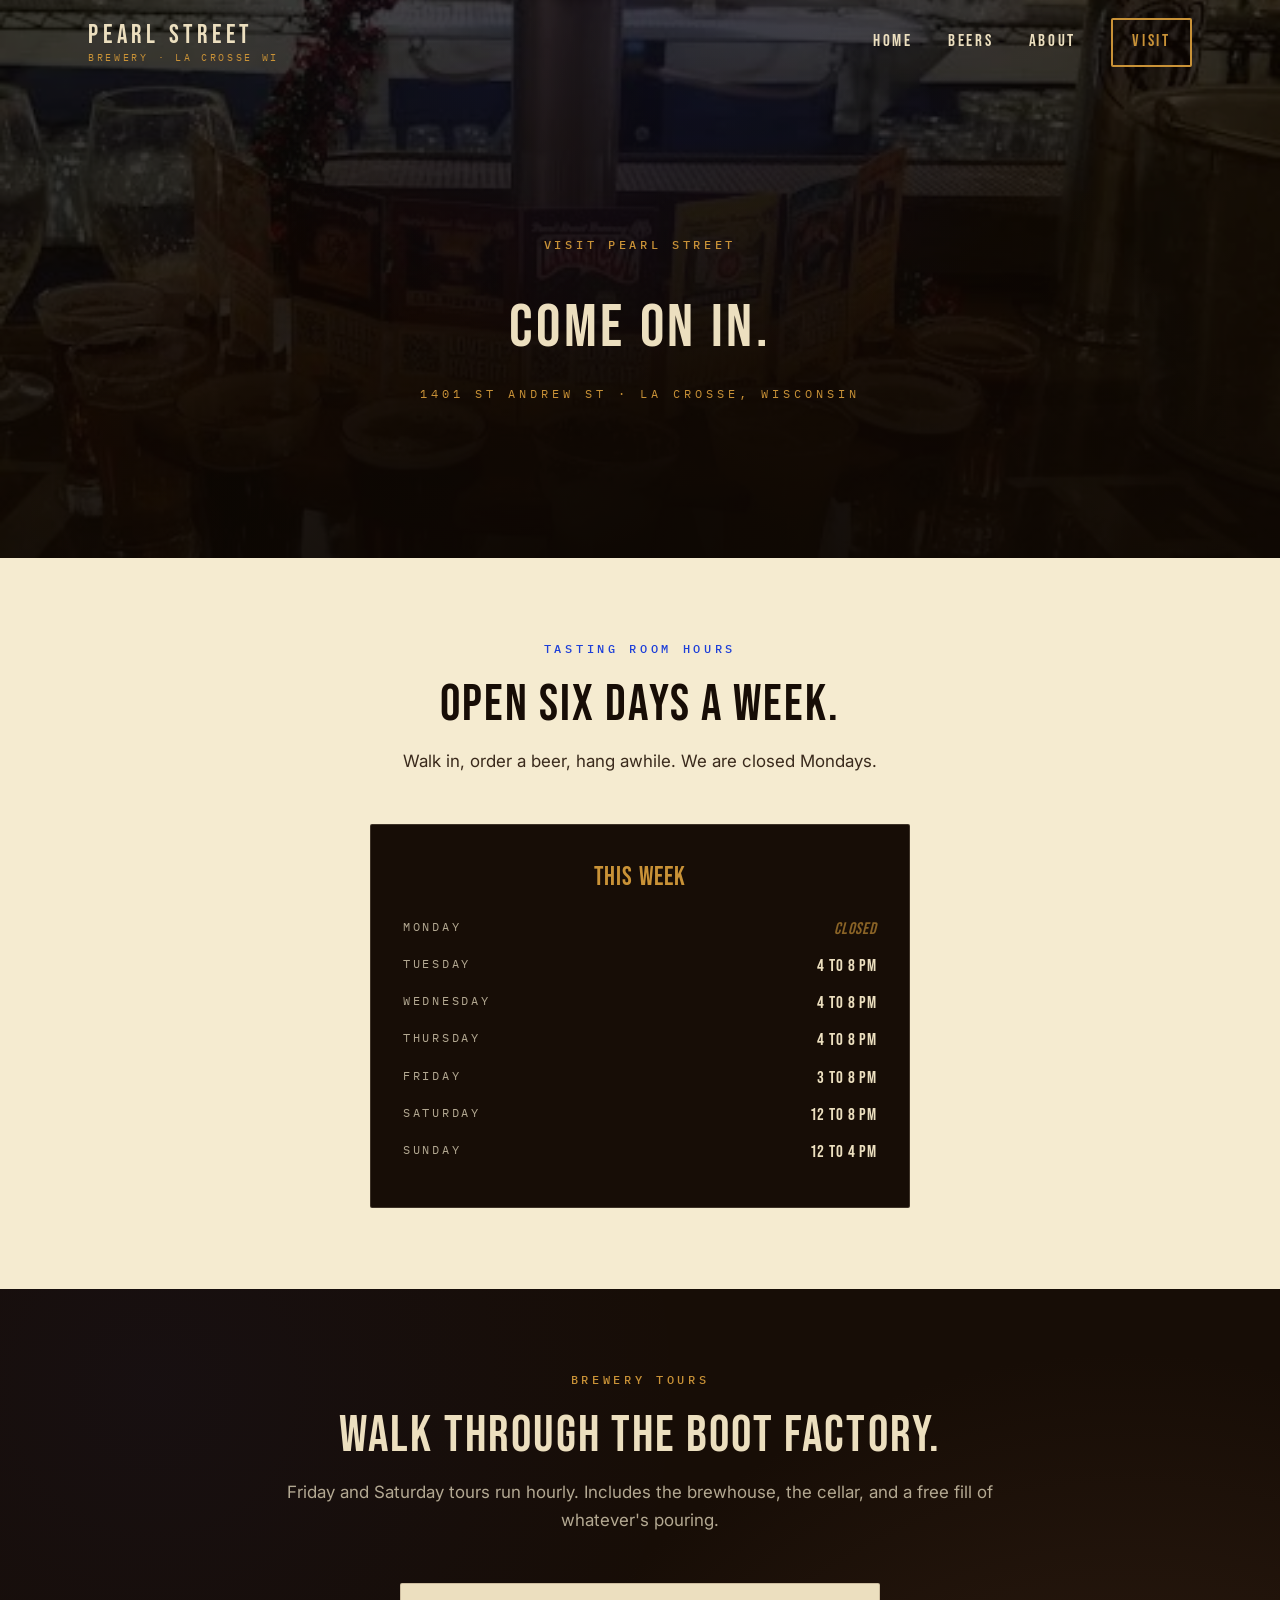
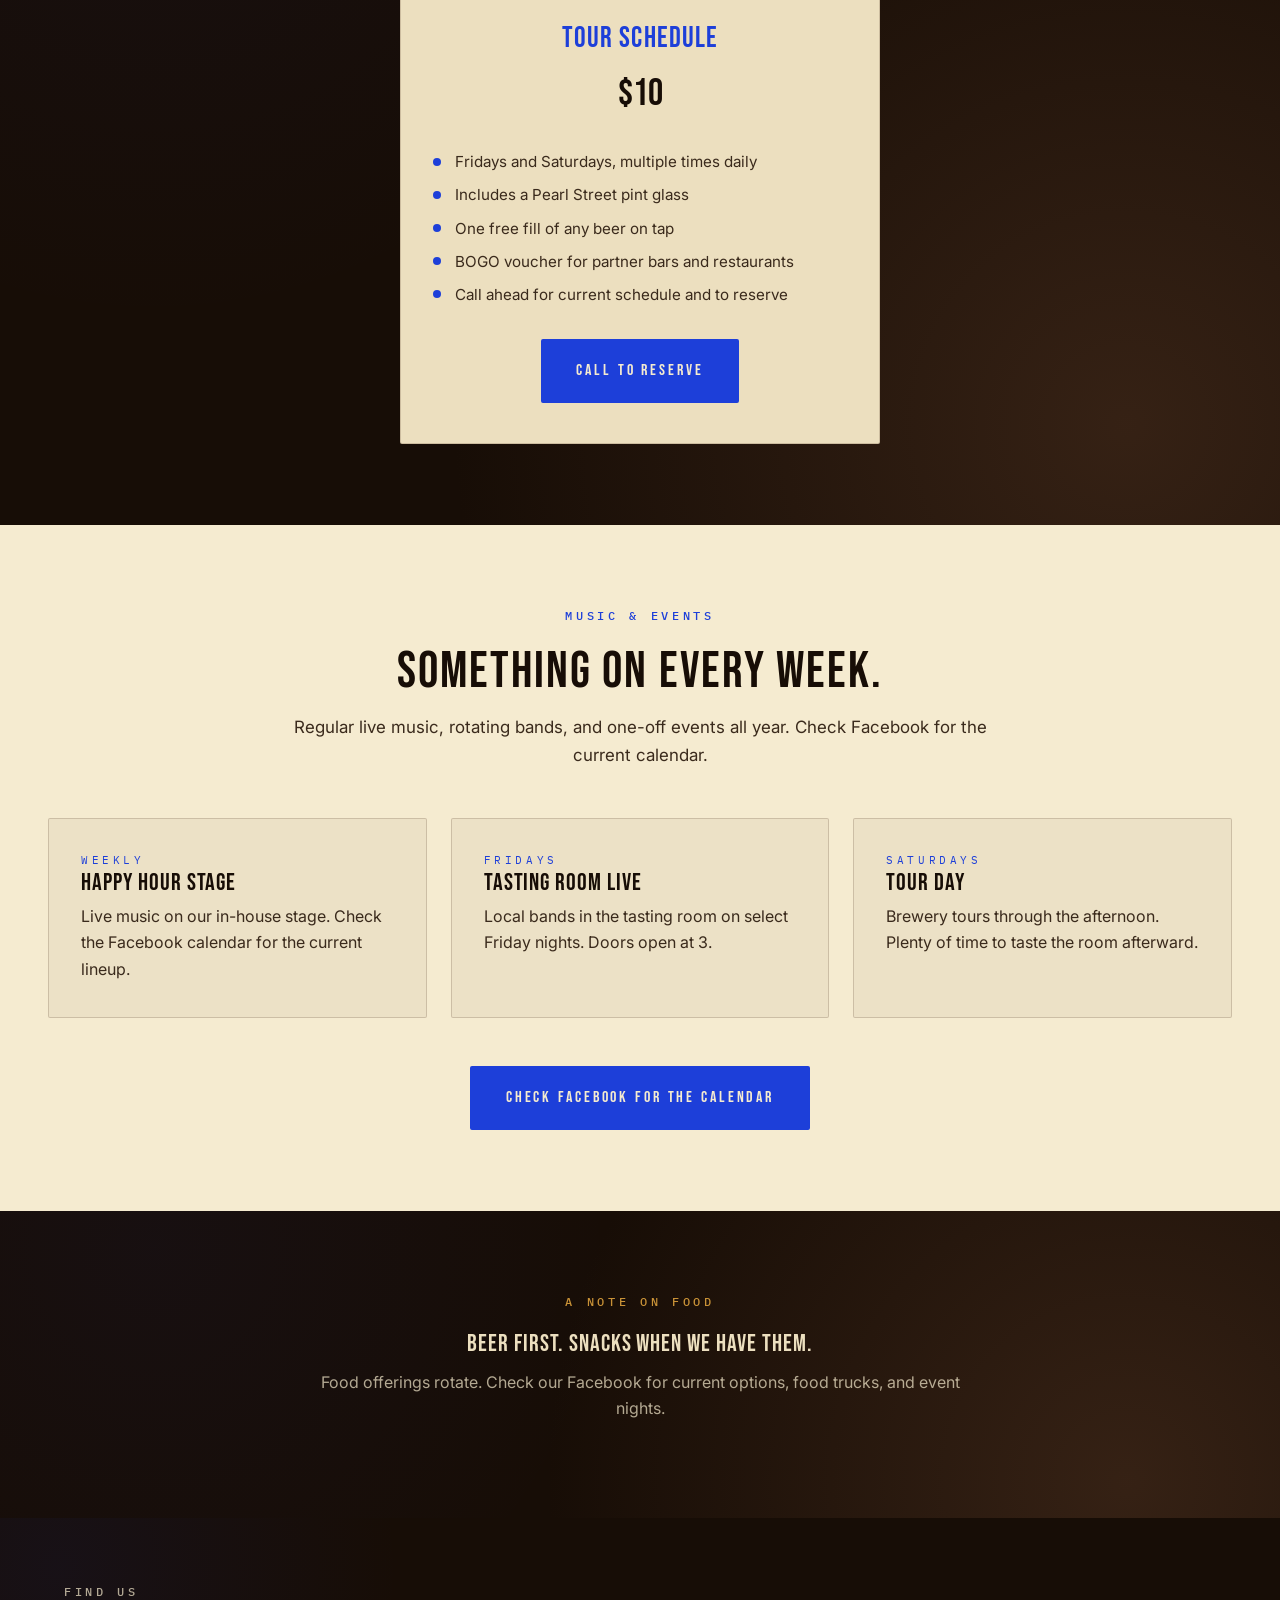
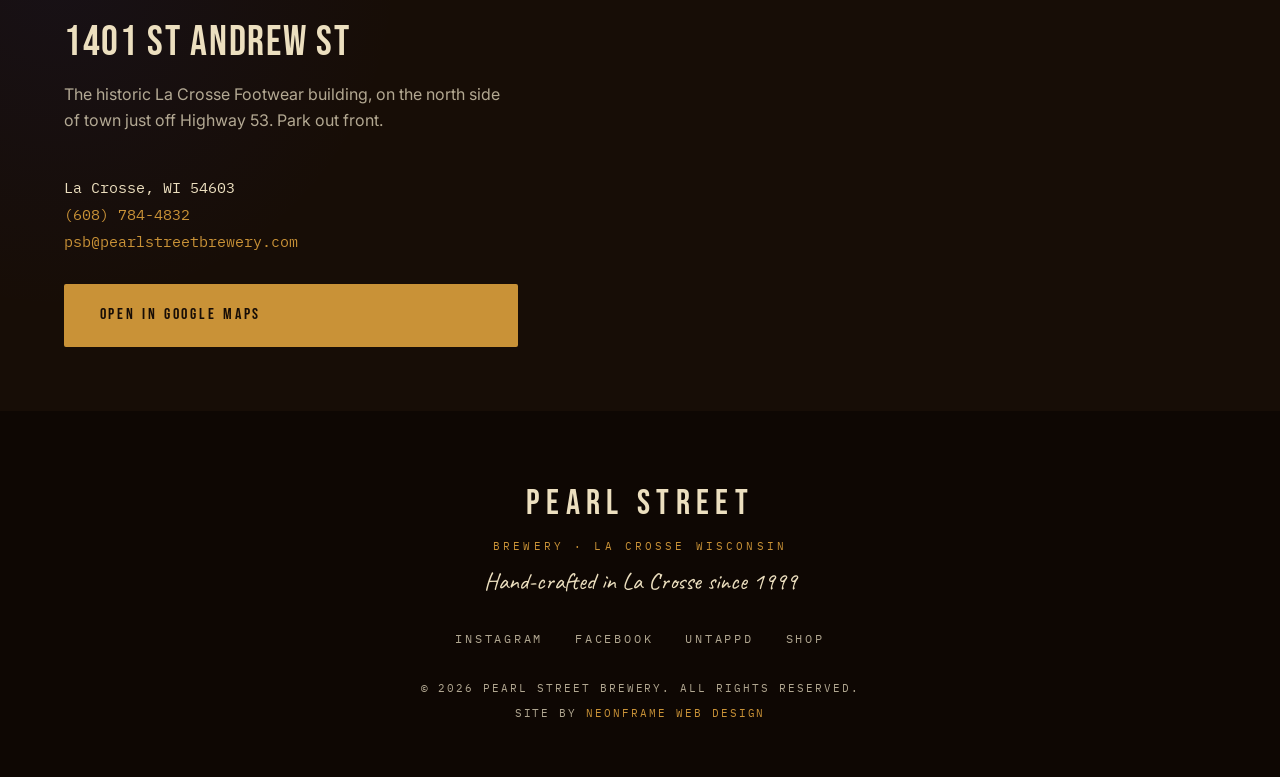
<file: visit.html>
<!DOCTYPE html>
<html lang="en">
<head>
<meta charset="UTF-8">
<meta name="viewport" content="width=device-width, initial-scale=1.0">
<title>Visit the Taproom, Pearl Street Brewery, La Crosse WI</title>
<meta name="description" content="Hours, brewery tours, live music, and directions. Pearl Street Brewery taproom at 1401 St Andrew St, La Crosse, Wisconsin.">
<link rel="icon" type="image/jpeg" href="images/logo.jpg">
<link rel="preload" as="image" href="images/interior_taproom_2.webp" fetchpriority="high" type="image/webp">
<link rel="preconnect" href="https://fonts.googleapis.com">
<link rel="preconnect" href="https://fonts.gstatic.com" crossorigin>
<link rel="preload" href="https://fonts.googleapis.com/css2?family=Bebas+Neue&family=Inter:wght@400;500&family=Caveat&family=IBM+Plex+Mono:wght@400;500&display=swap" as="style">
<link rel="stylesheet" href="https://fonts.googleapis.com/css2?family=Bebas+Neue&family=Inter:wght@400;500&family=Caveat&family=IBM+Plex+Mono:wght@400;500&display=swap" media="print" onload="this.media='all'">
<noscript><link rel="stylesheet" href="https://fonts.googleapis.com/css2?family=Bebas+Neue&family=Inter:wght@400;500&family=Caveat&family=IBM+Plex+Mono:wght@400;500&display=swap"></noscript>
<link rel="stylesheet" href="style.css">
</head>
<body class="is-visit">

<header class="nav" id="nav">
  <div class="nav__inner">
    <a href="index.html" class="nav__brand" aria-label="Pearl Street Brewery home">
      <span class="nav__wordmark">PEARL STREET</span>
      <span class="nav__tag">Brewery &middot; La Crosse WI</span>
    </a>
    <nav class="nav__links" id="navLinks">
      <a href="index.html">Home</a>
      <a href="beers.html">Beers</a>
      <a href="about.html">About</a>
      <a href="visit.html" class="nav__cta active">Visit</a>
    </nav>
    <button class="nav__burger" id="navBurger" aria-label="Open menu" aria-expanded="false">
      <span></span><span></span><span></span>
    </button>
  </div>
</header>

<main>

<section class="hero hero--compact" id="hero">
  <div class="hero__bg" style="background-image: url('images/interior_taproom_2.webp')" aria-hidden="true"></div>
  <div class="hero__inner">
    <p class="eyebrow eyebrow--amber">Visit Pearl Street</p>
    <h1 class="hero__headline">Come On In.</h1>
    <p class="hero__sub">1401 St Andrew St &middot; La Crosse, Wisconsin</p>
  </div>
</section>

<section class="section section--cream rise" id="hours">
  <div class="section__inner">
    <div class="section__head">
      <p class="eyebrow">Tasting Room Hours</p>
      <h2>Open six days a week.</h2>
      <p class="section__lede">Walk in, order a beer, hang awhile. We are closed Mondays.</p>
    </div>
    <div style="max-width: 540px; margin: 0 auto;">
      <div class="hours">
        <h3>This Week</h3>
        <div class="hours__grid">
          <div class="hours__row hours__row--closed">
            <span class="hours__day">Monday</span>
            <span class="hours__time">Closed</span>
          </div>
          <div class="hours__row">
            <span class="hours__day">Tuesday</span>
            <span class="hours__time">4 to 8 PM</span>
          </div>
          <div class="hours__row">
            <span class="hours__day">Wednesday</span>
            <span class="hours__time">4 to 8 PM</span>
          </div>
          <div class="hours__row">
            <span class="hours__day">Thursday</span>
            <span class="hours__time">4 to 8 PM</span>
          </div>
          <div class="hours__row">
            <span class="hours__day">Friday</span>
            <span class="hours__time">3 to 8 PM</span>
          </div>
          <div class="hours__row">
            <span class="hours__day">Saturday</span>
            <span class="hours__time">12 to 8 PM</span>
          </div>
          <div class="hours__row">
            <span class="hours__day">Sunday</span>
            <span class="hours__time">12 to 4 PM</span>
          </div>
        </div>
      </div>
    </div>
  </div>
</section>

<section class="section section--leather rise" id="tours">
  <div class="section__inner">
    <div class="section__head">
      <p class="eyebrow eyebrow--amber">Brewery Tours</p>
      <h2>Walk through the boot factory.</h2>
      <p class="section__lede">Friday and Saturday tours run hourly. Includes the brewhouse, the cellar, and a free fill of whatever's pouring.</p>
    </div>
    <div style="max-width: 480px; margin: 0 auto;">
      <div class="tour">
        <h3>Tour Schedule</h3>
        <div class="tour__price">$10</div>
        <ul class="tour__list">
          <li>Fridays and Saturdays, multiple times daily</li>
          <li>Includes a Pearl Street pint glass</li>
          <li>One free fill of any beer on tap</li>
          <li>BOGO voucher for partner bars and restaurants</li>
          <li>Call ahead for current schedule and to reserve</li>
        </ul>
        <a href="tel:6087844832" class="btn btn--cobalt">Call to Reserve</a>
      </div>
    </div>
  </div>
</section>

<section class="section section--cream rise" id="events">
  <div class="section__inner">
    <div class="section__head">
      <p class="eyebrow">Music &amp; Events</p>
      <h2>Something on every week.</h2>
      <p class="section__lede">Regular live music, rotating bands, and one-off events all year. Check Facebook for the current calendar.</p>
    </div>
    <div class="week" style="--week-bg: var(--cream);">
      <div class="week__card" style="background: rgba(74, 47, 30, 0.05); border-color: rgba(74, 47, 30, 0.2);">
        <p class="week__day" style="color: var(--cobalt);">Weekly</p>
        <h3 style="color: var(--leather-deep);">Happy Hour Stage</h3>
        <p style="color: var(--ink-soft);">Live music on our in-house stage. Check the Facebook calendar for the current lineup.</p>
      </div>
      <div class="week__card" style="background: rgba(74, 47, 30, 0.05); border-color: rgba(74, 47, 30, 0.2);">
        <p class="week__day" style="color: var(--cobalt);">Fridays</p>
        <h3 style="color: var(--leather-deep);">Tasting Room Live</h3>
        <p style="color: var(--ink-soft);">Local bands in the tasting room on select Friday nights. Doors open at 3.</p>
      </div>
      <div class="week__card" style="background: rgba(74, 47, 30, 0.05); border-color: rgba(74, 47, 30, 0.2);">
        <p class="week__day" style="color: var(--cobalt);">Saturdays</p>
        <h3 style="color: var(--leather-deep);">Tour Day</h3>
        <p style="color: var(--ink-soft);">Brewery tours through the afternoon. Plenty of time to taste the room afterward.</p>
      </div>
    </div>
    <div style="text-align:center; margin-top:3rem;">
      <a href="https://www.facebook.com/pages/Pearl-Street-Brewery/2075615409382117" target="_blank" rel="noopener" class="btn btn--cobalt">Check Facebook for the Calendar</a>
    </div>
  </div>
</section>

<section class="section section--leather rise" id="food">
  <div class="section__inner" style="text-align:center; max-width: 640px;">
    <p class="eyebrow eyebrow--amber">A Note on Food</p>
    <h2 style="color: var(--cream);">Beer first. Snacks when we have them.</h2>
    <p style="color: var(--bone-dim);">Food offerings rotate. Check our Facebook for current options, food trucks, and event nights.</p>
  </div>
</section>

</main>

<section class="map" id="map">
  <div class="map__inner">
    <div class="map__copy">
      <p class="eyebrow eyebrow--amber">Find Us</p>
      <h2>1401 St Andrew St</h2>
      <p>The historic La Crosse Footwear building, on the north side of town just off Highway 53. Park out front.</p>
      <div class="map__details">
        La Crosse, WI 54603<br>
        <a href="tel:6087844832">(608) 784-4832</a><br>
        <a href="mailto:psb@pearlstreetbrewery.com">psb@pearlstreetbrewery.com</a>
      </div>
      <a href="https://www.google.com/maps/place/1401+St+Andrew+St,+La+Crosse,+WI+54603" target="_blank" rel="noopener" class="btn btn--amber">Open in Google Maps</a>
    </div>
    <div class="map__embed">
      <iframe
        src="https://www.google.com/maps?q=1401+St+Andrew+St,+La+Crosse,+WI+54603&output=embed"
        loading="lazy"
        referrerpolicy="no-referrer-when-downgrade"
        title="Map to Pearl Street Brewery"></iframe>
    </div>
  </div>
</section>

<footer class="foot">
  <div class="foot__inner">
    <span class="foot__brand">PEARL STREET</span>
    <p class="foot__sub">Brewery &middot; La Crosse Wisconsin</p>
    <p class="foot__tag">Hand-crafted in La Crosse since 1999</p>
    <div class="foot__social">
      <a href="https://www.instagram.com/pearlstreetbrew/" target="_blank" rel="noopener">Instagram</a>
      <a href="https://www.facebook.com/pages/Pearl-Street-Brewery/2075615409382117" target="_blank" rel="noopener">Facebook</a>
      <a href="https://untappd.com/pearlstreetbrewery" target="_blank" rel="noopener">Untappd</a>
      <a href="https://pearl-street-brewery.myshopify.com/" target="_blank" rel="noopener">Shop</a>
    </div>
    <p class="foot__copy">&copy; 2026 Pearl Street Brewery. All rights reserved.</p>
    <p class="foot__credit">Site by <a href="https://neonframewebdesign.com" target="_blank" rel="noopener">NeonFrame Web Design</a></p>
  </div>
</footer>

<script src="main.js"></script>
</body>
</html>
</file>
<file: style.css>
/* ============================================================
   Pearl Street Brewery, La Crosse WI
   Palette pulled from logo + tap handle + neon sign:
   warm leather brown, antique cream, electric cobalt, whiskey amber
   ============================================================ */

:root {
  --leather: #2E1B0E;
  --leather-deep: #170D06;
  --leather-mid: #4A2F1E;
  --cream: #ECDFBF;
  --cream-soft: #F5EBD0;
  --cream-deep: #D9C99E;
  --cobalt: #1D3FD9;
  --cobalt-deep: #142B8A;
  --cobalt-bright: #3B5BE8;
  --amber: #C99237;
  --amber-bright: #E0B05E;
  --amber-dim: #8A6326;
  --ink: #1A1208;
  --ink-soft: #3A2A1C;
  --bone: #F0E5C8;
  --bone-dim: rgba(240, 229, 200, 0.72);
  --line: rgba(236, 223, 191, 0.18);

  --font-display: 'Bebas Neue', 'Oswald', Impact, sans-serif;
  --font-body: 'Inter', system-ui, -apple-system, sans-serif;
  --font-script: 'Caveat', 'Kaushan Script', cursive;
  --font-mono: 'IBM Plex Mono', ui-monospace, monospace;

  --max-w: 1200px;
  --gutter: clamp(1.25rem, 4vw, 3rem);
  --pad-y: clamp(4.5rem, 9vh, 7rem);
  --radius: 2px;

  --shadow-sm: 0 2px 12px rgba(0, 0, 0, 0.08);
  --shadow-md: 0 8px 32px rgba(0, 0, 0, 0.18);
  --shadow-lg: 0 18px 60px rgba(0, 0, 0, 0.32);
}

/* ---------- Reset ---------- */
*, *::before, *::after { box-sizing: border-box; }
html { scroll-behavior: smooth; }
body {
  margin: 0;
  font-family: var(--font-body);
  color: var(--ink);
  background: var(--cream-soft);
  line-height: 1.65;
  -webkit-font-smoothing: antialiased;
  -moz-osx-font-smoothing: grayscale;
  overflow-x: hidden;
}

img { max-width: 100%; height: auto; display: block; }

h1, h2, h3, h4 {
  font-family: var(--font-display);
  font-weight: 400;
  letter-spacing: 0.04em;
  line-height: 1.05;
  margin: 0 0 0.5em;
  text-transform: uppercase;
}
p { margin: 0 0 1em; }
a { color: inherit; text-decoration: none; }

/* ---------- Shared ---------- */
.eyebrow {
  font-family: var(--font-mono);
  font-size: 0.72rem;
  text-transform: uppercase;
  letter-spacing: 0.32em;
  color: var(--cobalt);
  margin: 0 0 1.25rem;
  font-weight: 500;
}
.eyebrow--cream { color: var(--cream); }
.eyebrow--amber { color: var(--amber); }

.script {
  font-family: var(--font-script);
  text-transform: none;
  letter-spacing: 0.01em;
  line-height: 1;
}

.btn {
  display: inline-block;
  font-family: var(--font-display);
  font-size: 1rem;
  font-weight: 400;
  text-transform: uppercase;
  letter-spacing: 0.18em;
  padding: 1.05rem 2.1rem;
  border-radius: var(--radius);
  border: 2px solid transparent;
  cursor: pointer;
  transition: transform 0.25s ease, background 0.25s ease, color 0.25s ease, border-color 0.25s ease, box-shadow 0.25s ease;
  white-space: nowrap;
}
.btn--cobalt {
  background: var(--cobalt);
  color: var(--cream-soft);
  border-color: var(--cobalt);
}
.btn--cobalt:hover {
  background: var(--cobalt-bright);
  border-color: var(--cobalt-bright);
  transform: translateY(-2px);
  box-shadow: 0 10px 24px rgba(29, 63, 217, 0.32);
}
.btn--amber {
  background: var(--amber);
  color: var(--leather-deep);
  border-color: var(--amber);
}
.btn--amber:hover {
  background: var(--amber-bright);
  border-color: var(--amber-bright);
  transform: translateY(-2px);
  box-shadow: 0 10px 24px rgba(201, 146, 55, 0.36);
}
.btn--ghost {
  background: transparent;
  color: var(--cream);
  border-color: rgba(236, 223, 191, 0.55);
}
.btn--ghost:hover {
  border-color: var(--cream);
  background: rgba(236, 223, 191, 0.08);
  color: var(--cream-soft);
  transform: translateY(-2px);
}
.btn--lg { padding: 1.3rem 2.6rem; font-size: 1.1rem; }

.rise {
  opacity: 0;
  transform: translateY(28px);
  transition: opacity 0.9s ease, transform 0.9s ease;
}
.rise.visible {
  opacity: 1;
  transform: translateY(0);
}

/* ---------- Nav ---------- */
.nav {
  position: fixed;
  top: 0;
  left: 0;
  right: 0;
  z-index: 60;
  padding: 1.1rem 0;
  transition: background 0.35s ease, padding 0.35s ease, box-shadow 0.35s ease, backdrop-filter 0.35s ease;
}
.nav__inner {
  max-width: var(--max-w);
  margin: 0 auto;
  padding: 0 var(--gutter);
  display: flex;
  align-items: center;
  justify-content: space-between;
  gap: 1.5rem;
}
.nav__brand {
  display: flex;
  flex-direction: column;
  line-height: 1;
  color: var(--cream);
}
.nav__wordmark {
  font-family: var(--font-display);
  font-size: 1.65rem;
  letter-spacing: 0.18em;
  color: var(--cream);
}
.nav__tag {
  font-family: var(--font-mono);
  font-size: 0.6rem;
  letter-spacing: 0.28em;
  text-transform: uppercase;
  margin-top: 4px;
  color: var(--amber);
}
.nav__links {
  display: flex;
  gap: 2.2rem;
  align-items: center;
}
.nav__links a {
  font-family: var(--font-display);
  font-size: 1.05rem;
  letter-spacing: 0.16em;
  text-transform: uppercase;
  color: var(--cream);
  position: relative;
  padding: 0.25rem 0;
  transition: color 0.25s ease;
}
.nav__links a::after {
  content: '';
  position: absolute;
  left: 0; right: 0; bottom: -4px;
  height: 2px;
  background: var(--amber);
  transform: scaleX(0);
  transform-origin: left;
  transition: transform 0.3s ease;
}
.nav__links a:hover,
.nav__links a.active {
  color: var(--amber);
}
.nav__links a:hover::after,
.nav__links a.active::after {
  transform: scaleX(1);
}
.nav__cta {
  padding: 0.55rem 1.2rem !important;
  border: 2px solid var(--amber);
  border-radius: var(--radius);
  color: var(--amber) !important;
}
.nav__cta::after { display: none !important; }
.nav__cta:hover {
  background: var(--amber);
  color: var(--leather-deep) !important;
}

.nav--scrolled {
  background: rgba(23, 13, 6, 0.94);
  backdrop-filter: blur(10px);
  -webkit-backdrop-filter: blur(10px);
  box-shadow: 0 2px 20px rgba(0, 0, 0, 0.32);
  padding: 0.7rem 0;
}

.nav__burger {
  display: none;
  background: none;
  border: none;
  width: 40px;
  height: 40px;
  cursor: pointer;
  padding: 8px;
  position: relative;
}
.nav__burger span {
  display: block;
  width: 24px;
  height: 2px;
  background: var(--cream);
  margin: 5px auto;
  transition: transform 0.3s ease, opacity 0.25s ease, background 0.25s ease;
}
.nav__burger.open span:nth-child(1) { transform: translateY(7px) rotate(45deg); background: var(--amber); }
.nav__burger.open span:nth-child(2) { opacity: 0; }
.nav__burger.open span:nth-child(3) { transform: translateY(-7px) rotate(-45deg); background: var(--amber); }

/* ---------- Hero ---------- */
.hero {
  position: relative;
  min-height: 100vh;
  display: flex;
  align-items: center;
  justify-content: center;
  padding: 8rem var(--gutter) 4rem;
  color: var(--cream);
  text-align: center;
  overflow: hidden;
}
.hero__bg {
  position: absolute;
  inset: 0;
  z-index: 0;
  background-position: center;
  background-size: cover;
  filter: brightness(0.55) saturate(1.1);
}
.hero__bg::after {
  content: '';
  position: absolute;
  inset: 0;
  background:
    radial-gradient(ellipse at top, rgba(29, 63, 217, 0.18), transparent 50%),
    radial-gradient(ellipse at bottom, rgba(23, 13, 6, 0.92), transparent 70%),
    linear-gradient(180deg, rgba(23,13,6,0.55) 0%, rgba(23,13,6,0.85) 100%);
}
.hero__inner {
  position: relative;
  z-index: 2;
  max-width: 880px;
  display: flex;
  flex-direction: column;
  align-items: center;
  gap: 1.4rem;
}
.hero__brand {
  display: flex;
  flex-direction: column;
  align-items: center;
  gap: 0.6rem;
  margin-bottom: 0.6rem;
}
.hero__logo {
  width: clamp(220px, 32vw, 360px);
  height: auto;
  filter: drop-shadow(0 8px 28px rgba(0, 0, 0, 0.55));
}
.hero__est {
  font-family: var(--font-script);
  font-size: clamp(1.5rem, 3vw, 2.1rem);
  color: var(--amber-bright);
  margin: 0;
}
.hero__headline {
  font-size: clamp(2.6rem, 6.5vw, 5rem);
  margin: 0;
  letter-spacing: 0.06em;
}
.hero__sub {
  font-family: var(--font-mono);
  font-size: 0.78rem;
  letter-spacing: 0.32em;
  text-transform: uppercase;
  color: var(--amber);
  margin: 0;
}
.hero__cta {
  display: flex;
  gap: 1rem;
  flex-wrap: wrap;
  justify-content: center;
  margin-top: 1.25rem;
}

.hero--compact { min-height: 62vh; padding-top: 9rem; }
.hero--compact .hero__headline { font-size: clamp(2.2rem, 5vw, 3.8rem); }

/* ---------- Strip Stats ---------- */
.stats {
  background: var(--leather-deep);
  color: var(--cream);
  padding: 3.5rem var(--gutter);
  border-top: 1px solid var(--line);
  border-bottom: 1px solid var(--line);
}
.stats__inner {
  max-width: var(--max-w);
  margin: 0 auto;
  display: grid;
  grid-template-columns: 1fr;
  gap: 2.5rem;
  text-align: center;
}
.stat__num {
  font-family: var(--font-display);
  font-size: clamp(3rem, 6vw, 4.2rem);
  color: var(--amber);
  line-height: 1;
  margin-bottom: 0.4rem;
}
.stat__label {
  font-family: var(--font-mono);
  font-size: 0.7rem;
  letter-spacing: 0.32em;
  text-transform: uppercase;
  color: var(--bone-dim);
  margin: 0;
}

/* ---------- Section bands ---------- */
.section {
  padding: var(--pad-y) var(--gutter);
}
.section--cream { background: var(--cream-soft); color: var(--ink); }
.section--leather {
  background: var(--leather-deep);
  color: var(--cream);
  background-image:
    radial-gradient(circle at 12% 12%, rgba(29, 63, 217, 0.05), transparent 40%),
    radial-gradient(circle at 88% 88%, rgba(74, 47, 30, 0.6), transparent 50%);
}
.section--mid {
  background: var(--leather-mid);
  color: var(--cream);
}
.section__inner {
  max-width: var(--max-w);
  margin: 0 auto;
}
.section__head {
  max-width: 720px;
  margin: 0 auto 3rem;
  text-align: center;
}
.section__head h2 {
  font-size: clamp(2.2rem, 5vw, 3.2rem);
  margin-bottom: 1rem;
}
.section--cream .section__head h2 { color: var(--leather-deep); }
.section--leather .section__head h2,
.section--mid .section__head h2 { color: var(--cream); }
.section__lede {
  font-size: 1.06rem;
}
.section--leather .section__lede,
.section--mid .section__lede { color: var(--bone-dim); }
.section--cream .section__lede { color: var(--ink-soft); }

/* ---------- Story split ---------- */
.story {
  display: grid;
  grid-template-columns: 1fr;
  gap: 2.5rem;
  align-items: center;
}
.story__copy h2 {
  font-size: clamp(2rem, 4.5vw, 2.8rem);
  color: var(--leather-deep);
  margin-bottom: 1rem;
}
.story__photo {
  position: relative;
  overflow: hidden;
  border-radius: var(--radius);
  aspect-ratio: 4 / 3;
}
.story__photo img {
  width: 100%;
  height: 100%;
  object-fit: cover;
}
.story__photo::after {
  content: '';
  position: absolute;
  inset: 0;
  border: 1px solid var(--amber);
  pointer-events: none;
  transform: translate(12px, 12px);
  transition: transform 0.4s ease;
}
.story__photo:hover::after { transform: translate(8px, 8px); }

/* ---------- Featured beer cards ---------- */
.beer-flight {
  display: grid;
  grid-template-columns: 1fr;
  gap: 1.5rem;
}
.beer {
  background: var(--cream);
  border: 1px solid rgba(74, 47, 30, 0.18);
  border-radius: var(--radius);
  overflow: hidden;
  transition: transform 0.35s ease, border-color 0.35s ease, box-shadow 0.35s ease;
  display: flex;
  flex-direction: column;
}
.beer:hover {
  transform: translateY(-4px);
  border-color: var(--cobalt);
  box-shadow: var(--shadow-md);
}
.beer__img {
  aspect-ratio: 4 / 3;
  background: var(--leather-deep);
  overflow: hidden;
  display: flex;
  align-items: center;
  justify-content: center;
}
.beer__img img {
  max-width: 70%;
  max-height: 90%;
  object-fit: contain;
}
.beer--photo .beer__img img {
  max-width: none;
  max-height: none;
  width: 100%;
  height: 100%;
  object-fit: cover;
}
.beer__body {
  padding: 1.4rem 1.5rem 1.6rem;
  display: flex;
  flex-direction: column;
  flex: 1;
}
.beer__cat {
  font-family: var(--font-mono);
  font-size: 0.65rem;
  letter-spacing: 0.28em;
  text-transform: uppercase;
  color: var(--cobalt);
  margin: 0 0 0.5rem;
  font-weight: 500;
}
.beer h3 {
  font-size: 1.5rem;
  margin: 0 0 0.45rem;
  color: var(--leather-deep);
  letter-spacing: 0.04em;
}
.beer__style {
  font-family: var(--font-script);
  font-size: 1.2rem;
  color: var(--amber-dim);
  margin: 0 0 0.8rem;
  text-transform: none;
  letter-spacing: 0;
}
.beer__notes {
  font-size: 0.95rem;
  color: var(--ink-soft);
  margin-bottom: 1.1rem;
  flex: 1;
}
.beer__foot {
  display: flex;
  align-items: center;
  justify-content: space-between;
  gap: 1rem;
  padding-top: 1rem;
  border-top: 1px solid rgba(74, 47, 30, 0.18);
}
.beer__abv {
  font-family: var(--font-display);
  font-size: 1.1rem;
  color: var(--cobalt);
  letter-spacing: 0.06em;
}
.beer__badge {
  display: inline-flex;
  align-items: center;
  gap: 0.4rem;
  font-family: var(--font-mono);
  font-size: 0.62rem;
  letter-spacing: 0.22em;
  text-transform: uppercase;
  color: var(--amber);
  border: 1px solid var(--amber);
  padding: 0.3rem 0.65rem;
  border-radius: var(--radius);
}

/* ---------- Filter pills ---------- */
.filters {
  display: flex;
  gap: 0.6rem;
  justify-content: center;
  flex-wrap: wrap;
  margin: 0 0 3rem;
}
.filter-pill {
  font-family: var(--font-display);
  font-size: 0.95rem;
  letter-spacing: 0.16em;
  text-transform: uppercase;
  padding: 0.55rem 1.15rem;
  background: transparent;
  color: var(--leather-deep);
  border: 1.5px solid rgba(74, 47, 30, 0.32);
  border-radius: 999px;
  cursor: pointer;
  transition: background 0.2s ease, color 0.2s ease, border-color 0.2s ease;
}
.filter-pill:hover {
  border-color: var(--cobalt);
  color: var(--cobalt);
}
.filter-pill.active {
  background: var(--cobalt);
  color: var(--cream-soft);
  border-color: var(--cobalt);
}
.beer.is-hidden { display: none; }

/* ---------- This Week / Events strip ---------- */
.week {
  display: grid;
  grid-template-columns: 1fr;
  gap: 1.5rem;
}
.week__card {
  background: rgba(236, 223, 191, 0.05);
  border: 1px solid var(--line);
  padding: 2rem 2rem 2.2rem;
  border-radius: var(--radius);
  transition: border-color 0.3s ease, transform 0.3s ease;
}
.week__card:hover { border-color: var(--amber); transform: translateY(-3px); }
.week__day {
  font-family: var(--font-mono);
  font-size: 0.7rem;
  letter-spacing: 0.32em;
  text-transform: uppercase;
  color: var(--amber);
  margin: 0 0 0.5rem;
}
.week__card h3 {
  font-size: 1.5rem;
  color: var(--cream);
  margin-bottom: 0.5rem;
}
.week__card p { color: var(--bone-dim); margin: 0; }

/* ---------- Hours grid ---------- */
.hours {
  background: var(--leather-deep);
  color: var(--cream);
  padding: 2.5rem 2rem;
  border-radius: var(--radius);
  border: 1px solid var(--line);
}
.hours h3 {
  color: var(--amber);
  font-size: 1.6rem;
  margin-bottom: 1.5rem;
  text-align: center;
}
.hours__grid {
  display: grid;
  grid-template-columns: 1fr 1fr;
  gap: 0.6rem 2rem;
}
.hours__row {
  display: contents;
}
.hours__day {
  font-family: var(--font-mono);
  font-size: 0.78rem;
  letter-spacing: 0.22em;
  text-transform: uppercase;
  color: var(--bone-dim);
}
.hours__time {
  text-align: right;
  font-family: var(--font-display);
  font-size: 1.05rem;
  color: var(--cream);
  letter-spacing: 0.05em;
}
.hours__row--closed .hours__time { color: var(--amber-dim); font-style: italic; }

/* ---------- Tour card ---------- */
.tour {
  background: var(--cream);
  border: 1px solid rgba(74, 47, 30, 0.2);
  padding: 2.5rem 2rem;
  border-radius: var(--radius);
  text-align: center;
}
.tour h3 {
  color: var(--cobalt);
  font-size: 1.8rem;
  margin-bottom: 0.5rem;
}
.tour__price {
  font-family: var(--font-display);
  font-size: 2.4rem;
  color: var(--leather-deep);
  margin: 0.5rem 0;
}
.tour__list {
  list-style: none;
  padding: 0;
  margin: 1.5rem 0 2rem;
  display: flex;
  flex-direction: column;
  gap: 0.5rem;
  text-align: left;
}
.tour__list li {
  position: relative;
  padding-left: 1.4rem;
  font-size: 0.95rem;
  color: var(--ink-soft);
}
.tour__list li::before {
  content: '';
  position: absolute;
  left: 0;
  top: 0.55rem;
  width: 8px;
  height: 8px;
  background: var(--cobalt);
  border-radius: 50%;
}

/* ---------- Map block ---------- */
.map {
  background: var(--leather-deep);
  padding: 0;
  overflow: hidden;
}
.map__inner {
  display: grid;
  grid-template-columns: 1fr;
  align-items: stretch;
  min-height: 420px;
}
.map__copy {
  padding: 3rem var(--gutter);
  color: var(--cream);
  display: flex;
  flex-direction: column;
  justify-content: center;
  background-image:
    radial-gradient(circle at 10% 10%, rgba(29, 63, 217, 0.08), transparent 50%);
}
.map__copy h2 {
  color: var(--cream);
  font-size: clamp(2rem, 4vw, 2.6rem);
  margin-bottom: 1rem;
}
.map__copy p { color: var(--bone-dim); }
.map__details {
  margin: 1.5rem 0 1.75rem;
  font-family: var(--font-mono);
  font-size: 0.92rem;
  line-height: 1.85;
  color: var(--cream);
}
.map__details a { color: var(--amber); }
.map__details a:hover { color: var(--amber-bright); }
.map__embed {
  background: var(--leather-deep);
  position: relative;
  min-height: 380px;
}
.map__embed iframe {
  width: 100%;
  height: 100%;
  border: 0;
  display: block;
  filter: grayscale(0.4) contrast(1.1);
}

/* ---------- Award strip ---------- */
.awards {
  display: grid;
  grid-template-columns: 1fr;
  gap: 1.5rem;
  text-align: center;
}
.award {
  background: var(--leather-deep);
  color: var(--cream);
  border: 1px solid var(--amber);
  padding: 2.5rem 2rem;
  border-radius: var(--radius);
}
.award__year {
  font-family: var(--font-display);
  font-size: 2.4rem;
  color: var(--amber);
  letter-spacing: 0.06em;
  line-height: 1;
  margin-bottom: 0.6rem;
}
.award h3 {
  color: var(--cream);
  font-size: 1.2rem;
  margin-bottom: 0.4rem;
}
.award p {
  font-family: var(--font-mono);
  font-size: 0.78rem;
  letter-spacing: 0.18em;
  text-transform: uppercase;
  color: var(--bone-dim);
  margin: 0;
}

/* ---------- Crew cards ---------- */
.crew {
  display: grid;
  grid-template-columns: 1fr;
  gap: 2rem;
}
.crew__card {
  background: var(--cream);
  border: 1px solid rgba(74, 47, 30, 0.18);
  padding: 2rem;
  border-radius: var(--radius);
}
.crew__card.is-placeholder {
  background: transparent;
  border: 1.5px dashed rgba(74, 47, 30, 0.4);
  text-align: center;
  display: flex;
  flex-direction: column;
  align-items: center;
  justify-content: center;
  min-height: 200px;
}
.crew__role {
  font-family: var(--font-mono);
  font-size: 0.68rem;
  letter-spacing: 0.32em;
  text-transform: uppercase;
  color: var(--cobalt);
  margin: 0 0 0.5rem;
}
.crew__card h3 {
  font-size: 1.4rem;
  color: var(--leather-deep);
}
.crew__card p { color: var(--ink-soft); margin-bottom: 0; }
.tbd {
  font-family: var(--font-mono);
  font-size: 0.78rem;
  letter-spacing: 0.18em;
  color: var(--cobalt);
}

/* ---------- Visit footer band ---------- */
.visit-band {
  background: var(--leather-deep);
  color: var(--cream);
  padding: var(--pad-y) var(--gutter);
  text-align: center;
  background-image:
    radial-gradient(circle at center, rgba(29, 63, 217, 0.12), transparent 60%);
}
.visit-band h2 {
  font-size: clamp(2.4rem, 5vw, 3.4rem);
  color: var(--amber);
  margin-bottom: 1rem;
}
.visit-band p {
  color: var(--bone-dim);
  max-width: 580px;
  margin: 0 auto 1.4rem;
}
.visit-band__meta {
  display: flex;
  flex-wrap: wrap;
  gap: 1rem 2.5rem;
  justify-content: center;
  margin: 1.5rem 0 2rem;
  font-family: var(--font-mono);
  font-size: 0.85rem;
  letter-spacing: 0.18em;
  text-transform: uppercase;
  color: var(--cream);
}
.visit-band__meta a { color: var(--amber); }

/* ---------- Footer ---------- */
.foot {
  background: #0e0703;
  color: var(--bone-dim);
  padding: 4rem var(--gutter) 3rem;
  text-align: center;
}
.foot__inner {
  max-width: 720px;
  margin: 0 auto;
}
.foot__brand {
  font-family: var(--font-display);
  font-size: 2.2rem;
  letter-spacing: 0.18em;
  color: var(--cream);
  display: inline-block;
  margin-bottom: 0.2rem;
}
.foot__sub {
  font-family: var(--font-mono);
  font-size: 0.7rem;
  letter-spacing: 0.28em;
  text-transform: uppercase;
  color: var(--amber);
  margin: 0 0 0.4rem;
}
.foot__tag {
  font-family: var(--font-script);
  font-size: 1.5rem;
  color: var(--cream);
  margin-bottom: 1.75rem;
}
.foot__social {
  display: flex;
  gap: 2rem;
  justify-content: center;
  margin-bottom: 2rem;
}
.foot__social a {
  font-family: var(--font-mono);
  font-size: 0.72rem;
  letter-spacing: 0.24em;
  text-transform: uppercase;
  color: var(--bone-dim);
  transition: color 0.25s ease;
}
.foot__social a:hover { color: var(--amber); }
.foot__copy, .foot__credit {
  font-family: var(--font-mono);
  font-size: 0.68rem;
  letter-spacing: 0.18em;
  text-transform: uppercase;
  margin: 0.4rem 0;
}
.foot__credit a {
  color: var(--amber);
  transition: color 0.25s ease;
}
.foot__credit a:hover { color: var(--amber-bright); }

/* ---------- Responsive ---------- */
@media (min-width: 640px) {
  .stats__inner { grid-template-columns: repeat(3, 1fr); }
  .beer-flight { grid-template-columns: repeat(2, 1fr); gap: 2rem; }
  .week { grid-template-columns: repeat(2, 1fr); }
  .awards { grid-template-columns: repeat(3, 1fr); }
  .crew { grid-template-columns: repeat(2, 1fr); }
}

@media (min-width: 880px) {
  .story { grid-template-columns: 1.05fr 1fr; gap: 4rem; }
  .story.story--reverse > :first-child { order: 2; }
  .map__inner { grid-template-columns: 1fr 1.2fr; }
  .map__copy { padding: 4rem; }
  .week { grid-template-columns: repeat(3, 1fr); }
  .crew { grid-template-columns: repeat(3, 1fr); }
}

@media (min-width: 1024px) {
  .beer-flight { grid-template-columns: repeat(4, 1fr); }
}

/* Mobile nav */
@media (max-width: 879px) {
  .nav__burger { display: block; }
  .nav__links {
    position: fixed;
    top: 0; right: 0; bottom: 0;
    width: min(86vw, 340px);
    background: var(--leather-deep);
    flex-direction: column;
    gap: 2rem;
    padding: 6rem 2rem 2rem;
    transform: translateX(100%);
    transition: transform 0.4s ease;
    box-shadow: var(--shadow-lg);
    align-items: flex-start;
  }
  .nav__links.open { transform: translateX(0); }
  .nav__links a { font-size: 1.3rem; }
  .nav__cta { align-self: stretch; text-align: center; }
}

@media (max-width: 520px) {
  .hero__cta { flex-direction: column; width: 100%; }
  .hero__cta .btn { width: 100%; }
}

@media (prefers-reduced-motion: reduce) {
  *, *::before, *::after {
    animation-duration: 0.01ms !important;
    animation-iteration-count: 1 !important;
    transition-duration: 0.01ms !important;
  }
  .rise { opacity: 1; transform: none; }
}
</file>
